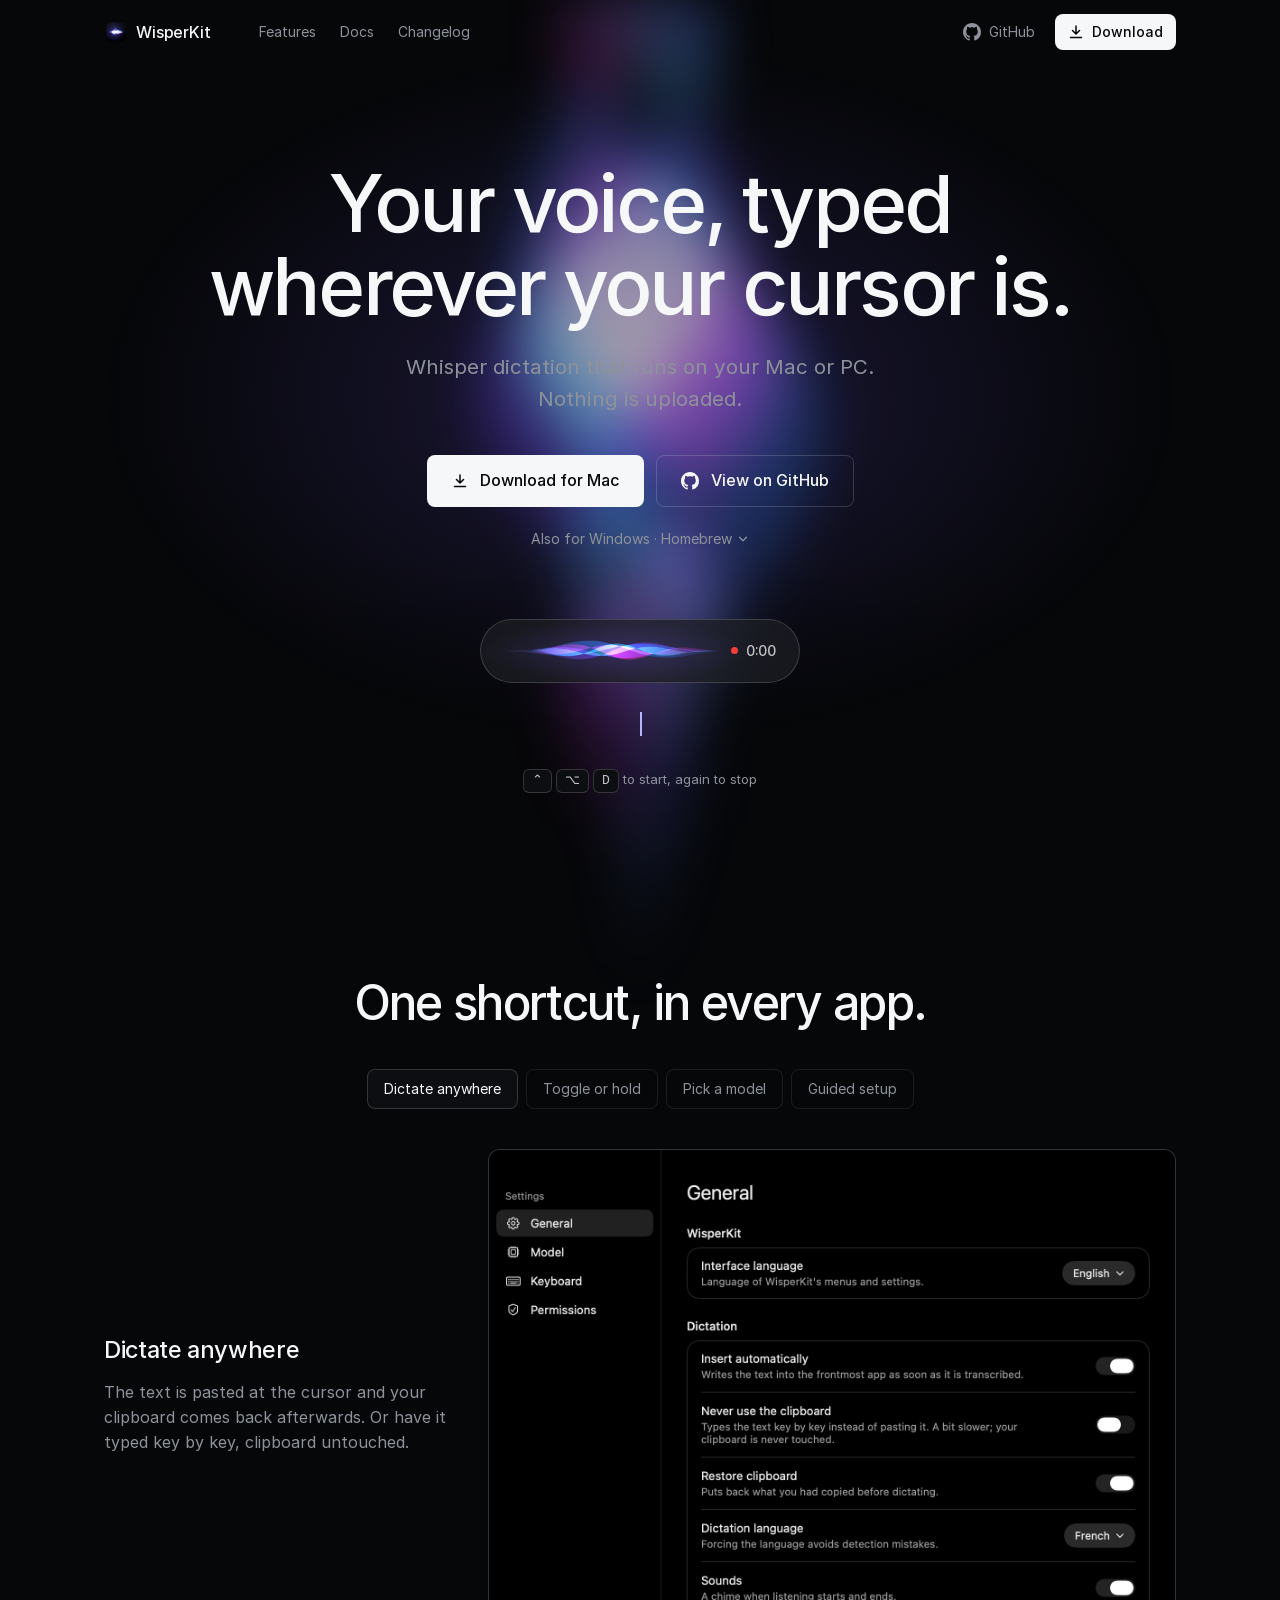
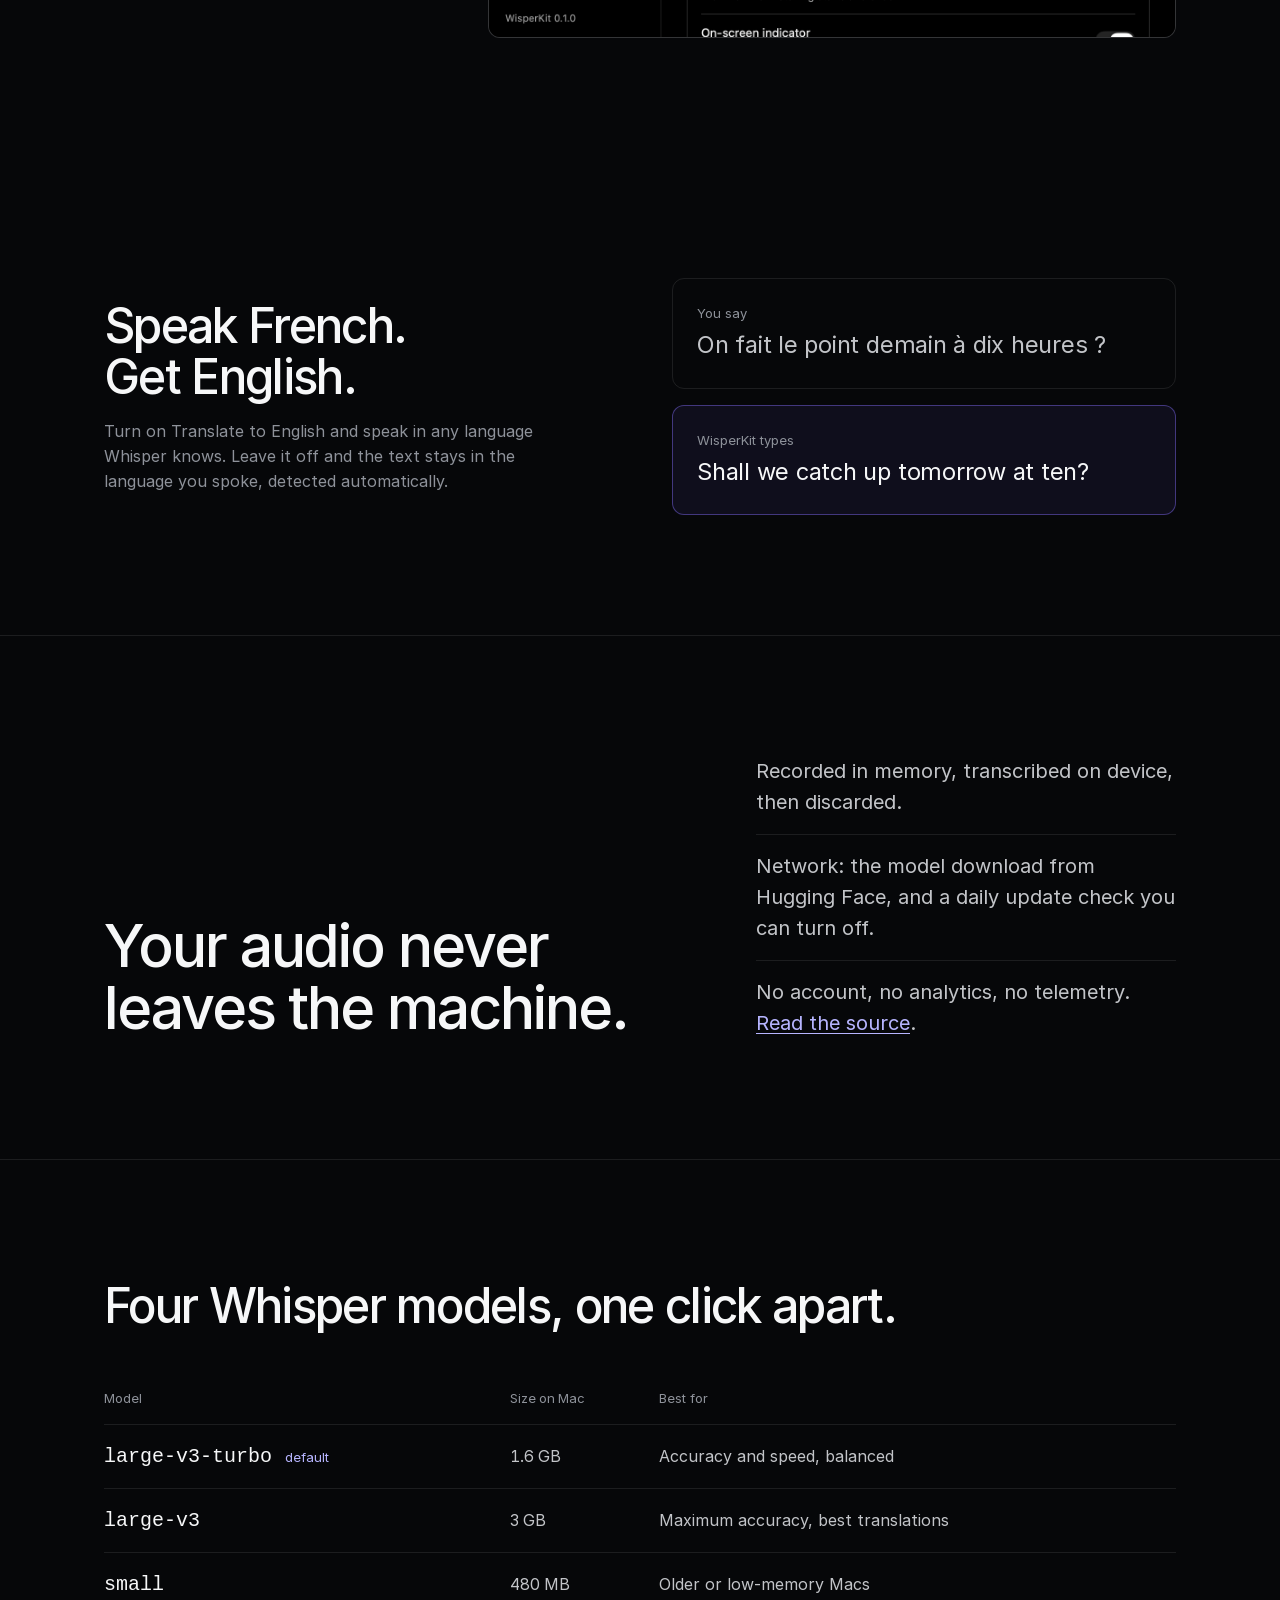
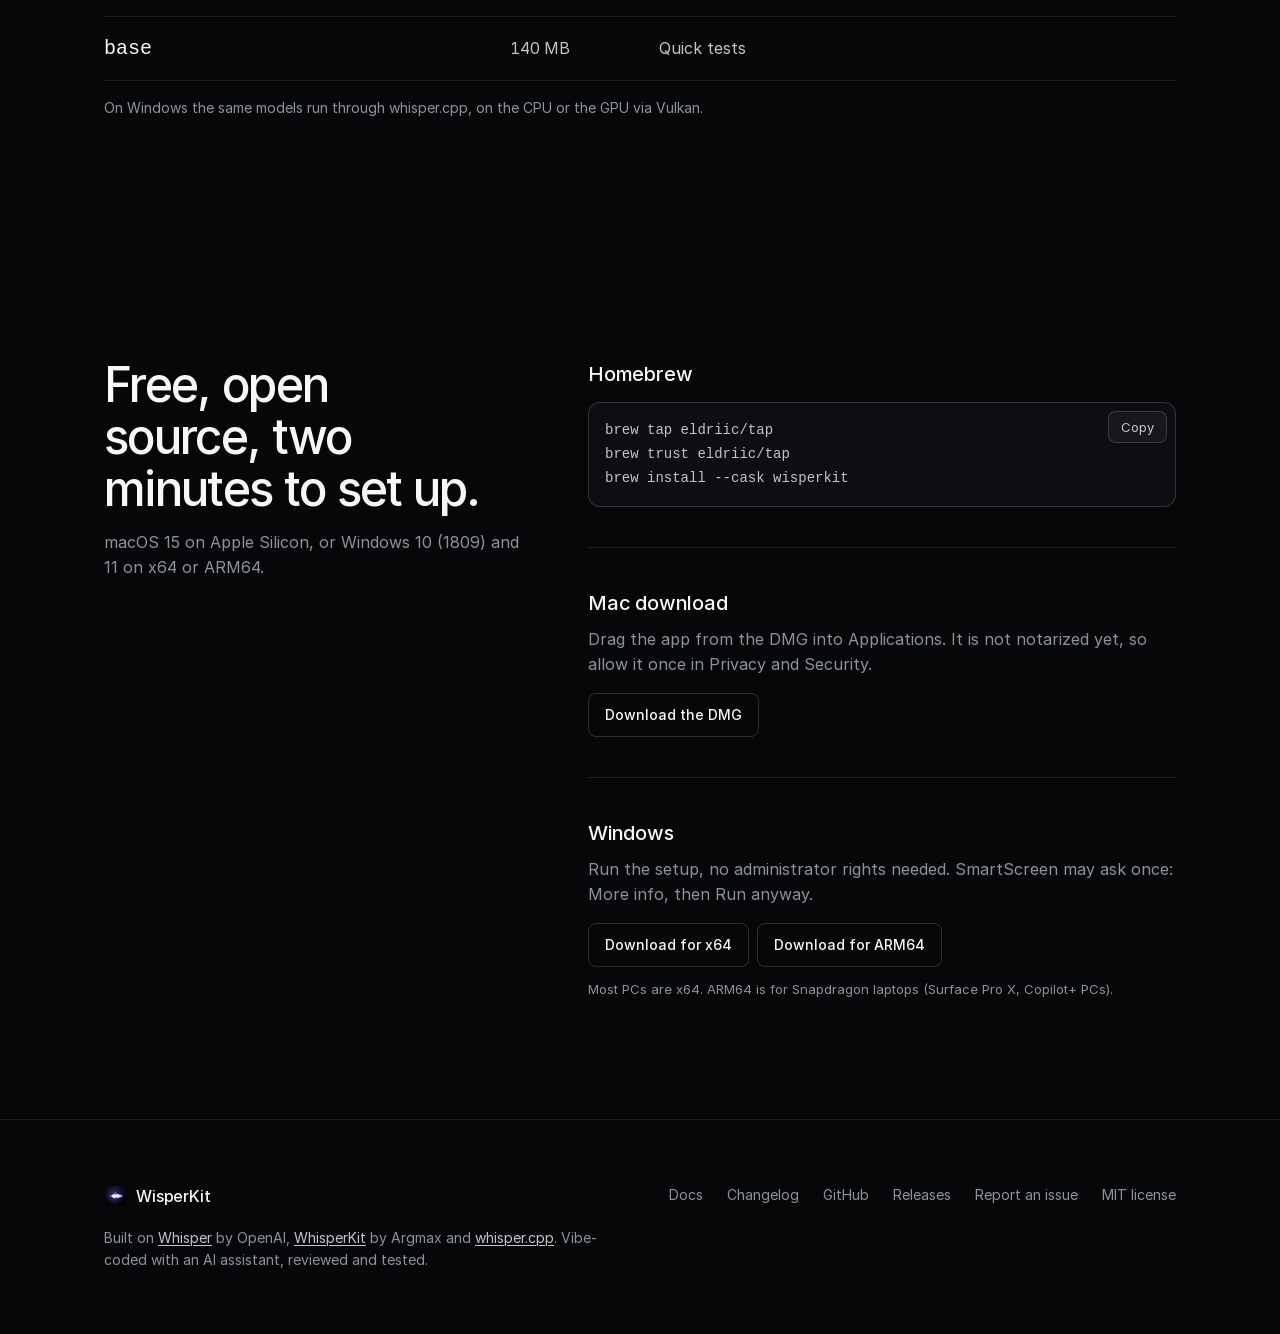
<file: site/index.html>
<!doctype html>
<html lang="en">
<head>
  <meta charset="utf-8">
  <meta name="viewport" content="width=device-width, initial-scale=1">
  <title>WisperKit: private, on-device dictation for macOS and Windows</title>
  <meta name="description" content="Press a shortcut, speak, and your words appear wherever your cursor is. Whisper runs on your machine: no account, no upload. Free and open source.">
  <meta name="theme-color" content="#08090a">
  <link rel="icon" type="image/png" href="assets/icon-256.png">
  <link rel="apple-touch-icon" href="assets/icon-256.png">
  <meta property="og:title" content="WisperKit">
  <meta property="og:description" content="Private, on-device dictation for macOS and Windows.">
  <meta property="og:image" content="assets/icon-1024.png">
  <link rel="preload" href="assets/fonts/inter-500.woff2" as="font" type="font/woff2" crossorigin>
  <link rel="stylesheet" href="styles.css">
  <script>document.documentElement.classList.add('js')</script>
</head>
<body>
  <a class="skip" href="#main">Skip to content</a>

  <div class="backdrop" aria-hidden="true"><div class="backdrop__glow"></div><canvas class="backdrop__waves"></canvas></div>

  <header class="nav">
    <div class="container nav__inner">
      <a class="wordmark" href="index.html" aria-label="WisperKit home">
        <img src="assets/icon-256.png" width="24" height="24" alt="">
        <span>WisperKit</span>
      </a>
      <nav class="nav__links" aria-label="Site">
        <a href="index.html#features">Features</a>
        <a href="docs.html">Docs</a>
        <a href="changelog.html">Changelog</a>
      </nav>
      <div class="nav__end">
        <a class="nav__gh" href="https://github.com/eldriic/WisperKit"><svg viewBox="0 0 16 16" width="18" height="18" aria-hidden="true"><path fill="currentColor" d="M8 0C3.58 0 0 3.58 0 8c0 3.54 2.29 6.53 5.47 7.59.4.07.55-.17.55-.38 0-.19-.01-.82-.01-1.49-2.01.37-2.53-.49-2.69-.94-.09-.23-.48-.94-.82-1.13-.28-.15-.68-.52-.01-.53.63-.01 1.08.58 1.23.82.72 1.21 1.87.87 2.33.66.07-.52.28-.87.51-1.07-1.78-.2-3.64-.89-3.64-3.95 0-.87.31-1.59.82-2.15-.08-.2-.36-1.02.08-2.12 0 0 .67-.21 2.2.82.64-.18 1.32-.27 2-.27.68 0 1.36.09 2 .27 1.53-1.04 2.2-.82 2.2-.82.44 1.1.16 1.92.08 2.12.51.56.82 1.27.82 2.15 0 3.07-1.87 3.75-3.65 3.95.29.25.54.73.54 1.48 0 1.07-.01 1.93-.01 2.2 0 .21.15.46.55.38A8.013 8.013 0 0016 8c0-4.42-3.58-8-8-8z"/></svg><span>GitHub</span></a>
        <a class="btn btn--primary btn--small" href="#install" data-download="nav"><svg viewBox="0 0 16 16" width="16" height="16" aria-hidden="true"><path fill="none" stroke="currentColor" stroke-width="1.5" stroke-linecap="round" stroke-linejoin="round" d="M8 2v8m0 0L4.5 6.5M8 10l3.5-3.5M2.5 13.5h11"/></svg>Download</a>
      </div>
    </div>
  </header>

  <main id="main">
    <section class="hero" id="top">
      <div class="container hero__inner">
        <h1 class="hero__title">Your voice, typed wherever your cursor&nbsp;is.</h1>
        <p class="hero__lead">Whisper dictation that runs on your Mac or PC. Nothing is uploaded.</p>
        <div class="hero__actions">
          <a class="btn btn--primary btn--large" href="https://github.com/eldriic/WisperKit/releases/latest/download/WisperKit.dmg" data-download="hero">
            <svg viewBox="0 0 16 16" width="16" height="16" aria-hidden="true"><path fill="none" stroke="currentColor" stroke-width="1.5" stroke-linecap="round" stroke-linejoin="round" d="M8 2v8m0 0L4.5 6.5M8 10l3.5-3.5M2.5 13.5h11"/></svg>
            <span data-download-label>Download for Mac</span>
          </a>
          <a class="btn btn--secondary btn--large" href="https://github.com/eldriic/WisperKit"><svg viewBox="0 0 16 16" width="18" height="18" aria-hidden="true"><path fill="currentColor" d="M8 0C3.58 0 0 3.58 0 8c0 3.54 2.29 6.53 5.47 7.59.4.07.55-.17.55-.38 0-.19-.01-.82-.01-1.49-2.01.37-2.53-.49-2.69-.94-.09-.23-.48-.94-.82-1.13-.28-.15-.68-.52-.01-.53.63-.01 1.08.58 1.23.82.72 1.21 1.87.87 2.33.66.07-.52.28-.87.51-1.07-1.78-.2-3.64-.89-3.64-3.95 0-.87.31-1.59.82-2.15-.08-.2-.36-1.02.08-2.12 0 0 .67-.21 2.2.82.64-.18 1.32-.27 2-.27.68 0 1.36.09 2 .27 1.53-1.04 2.2-.82 2.2-.82.44 1.1.16 1.92.08 2.12.51.56.82 1.27.82 2.15 0 3.07-1.87 3.75-3.65 3.95.29.25.54.73.54 1.48 0 1.07-.01 1.93-.01 2.2 0 .21.15.46.55.38A8.013 8.013 0 0016 8c0-4.42-3.58-8-8-8z"/></svg>View on GitHub</a>
        </div>
        <div class="also" data-also>
          <button class="also__toggle" type="button" aria-expanded="false" aria-controls="also-menu">
            <span data-also-label>Also for Windows · Homebrew</span>
            <svg viewBox="0 0 16 16" width="14" height="14" aria-hidden="true"><path fill="none" stroke="currentColor" stroke-width="1.5" stroke-linecap="round" stroke-linejoin="round" d="M4 6l4 4 4-4"/></svg>
          </button>
          <div class="also__menu" id="also-menu" hidden>
            <a class="also__item" href="https://github.com/eldriic/WisperKit/releases/latest/download/WisperKit.dmg" data-os="mac" data-short="Mac" hidden>
              <svg viewBox="0 0 24 24" width="22" height="22" aria-hidden="true"><path fill="none" stroke="currentColor" stroke-width="1.5" stroke-linecap="round" stroke-linejoin="round" d="M12 4v11m0 0l-4.5-4.5M12 15l4.5-4.5M4 15v3.5A1.5 1.5 0 005.5 20h13a1.5 1.5 0 001.5-1.5V15"/></svg>
              <span><strong>macOS</strong><small>Disk image (.dmg)</small></span>
            </a>
            <a class="also__item" href="https://github.com/eldriic/WisperKit/releases/latest/download/WisperKit-Setup-x64.exe" data-os="win-x64" data-short="Windows">
              <svg viewBox="0 0 24 24" width="22" height="22" aria-hidden="true"><path fill="none" stroke="currentColor" stroke-width="1.5" stroke-linecap="round" stroke-linejoin="round" d="M3.5 5.5A1.5 1.5 0 015 4h14a1.5 1.5 0 011.5 1.5v9A1.5 1.5 0 0119 16H5a1.5 1.5 0 01-1.5-1.5zM9 20h6m-3-4v4"/></svg>
              <span><strong>Windows x64</strong><small>Most PCs, Windows 10 and 11 (.exe)</small></span>
            </a>
            <a class="also__item" href="https://github.com/eldriic/WisperKit/releases/latest/download/WisperKit-Setup-arm64.exe" data-os="win-arm64" data-short="Windows ARM64">
              <svg viewBox="0 0 24 24" width="22" height="22" aria-hidden="true"><path fill="none" stroke="currentColor" stroke-width="1.5" stroke-linecap="round" stroke-linejoin="round" d="M7 7h10v10H7zM10 3v4m4-4v4m-4 10v4m4-4v4M3 10h4m-4 4h4m10-4h4m-4 4h4"/></svg>
              <span><strong>Windows ARM64</strong><small>Snapdragon PCs (.exe)</small></span>
            </a>
            <a class="also__item" href="#install" data-os="brew" data-short="Homebrew">
              <svg viewBox="0 0 24 24" width="22" height="22" aria-hidden="true"><path fill="none" stroke="currentColor" stroke-width="1.5" stroke-linecap="round" stroke-linejoin="round" d="M3.5 5.5A1.5 1.5 0 015 4h14a1.5 1.5 0 011.5 1.5v13A1.5 1.5 0 0119 20H5a1.5 1.5 0 01-1.5-1.5zM7.5 9.5L10 12l-2.5 2.5M12.5 15h4"/></svg>
              <span><strong>Homebrew</strong><small><code>brew install --cask wisperkit</code></small></span>
            </a>
          </div>
        </div>

        <figure class="demo" aria-label="The WisperKit recording indicator, listening and then typing the sentence">
          <div class="pill" data-state="listening">
            <canvas class="pill__waves" width="248" height="48" aria-hidden="true"></canvas>
            <span class="pill__status">
              <span class="pill__lamp" aria-hidden="true"></span>
              <span class="pill__time num">0:04</span>
            </span>
          </div>
          <p class="demo__line"><span class="demo__text">Can you review the pull request before lunch?</span><span class="demo__caret" aria-hidden="true"></span></p>
          <figcaption class="demo__keys"><kbd>⌃</kbd> <kbd>⌥</kbd> <kbd>D</kbd> to start, again to stop</figcaption>
        </figure>
      </div>
    </section>

    <section class="features" id="features" aria-labelledby="features-title">
      <div class="container">
        <h2 class="section-title" id="features-title">One shortcut, in every app.</h2>
        <div class="tabs" role="tablist" aria-label="Features">
          <button class="tab" role="tab" id="tab-dictate" aria-controls="panel-dictate" aria-selected="true">Dictate anywhere</button>
          <button class="tab" role="tab" id="tab-keyboard" aria-controls="panel-keyboard" aria-selected="false" tabindex="-1">Toggle or hold</button>
          <button class="tab" role="tab" id="tab-model" aria-controls="panel-model" aria-selected="false" tabindex="-1">Pick a model</button>
          <button class="tab" role="tab" id="tab-setup" aria-controls="panel-setup" aria-selected="false" tabindex="-1">Guided setup</button>
        </div>

        <div class="panel" role="tabpanel" id="panel-dictate" aria-labelledby="tab-dictate">
          <div class="panel__copy">
            <h3>Dictate anywhere</h3>
            <p>The text is pasted at the cursor and your clipboard comes back afterwards. Or have it typed key by key, clipboard untouched.</p>
          </div>
          <img class="shot" src="assets/settings-general.png" width="1520" height="1080" alt="WisperKit general settings: insert automatically, never use the clipboard, restore clipboard, dictation language, sounds" loading="lazy">
        </div>
        <div class="panel" role="tabpanel" id="panel-keyboard" aria-labelledby="tab-keyboard">
          <div class="panel__copy">
            <h3>Toggle or hold</h3>
            <p>Press once to start and once to stop, or hold the shortcut while you speak. Esc cancels.</p>
          </div>
          <img class="shot" src="assets/settings-keyboard.png" width="1520" height="1080" alt="WisperKit keyboard settings: shortcut recorder and toggle or hold mode" loading="lazy">
        </div>
        <div class="panel" role="tabpanel" id="panel-model" aria-labelledby="tab-model">
          <div class="panel__copy">
            <h3>Pick a model</h3>
            <p>large-v3-turbo stays warm in memory and turns a few seconds of speech into text in about one to three seconds.</p>
          </div>
          <img class="shot" src="assets/settings-model.png" width="1520" height="1080" alt="WisperKit model settings: large-v3-turbo active, large-v3, small and base available to download" loading="lazy">
        </div>
        <div class="panel" role="tabpanel" id="panel-setup" aria-labelledby="tab-setup">
          <div class="panel__copy">
            <h3>Guided setup</h3>
            <p>A welcome window asks for the microphone, the Accessibility permission and downloads the model once.</p>
          </div>
          <img class="shot" src="assets/settings-permissions.png" width="1520" height="1080" alt="WisperKit permissions: microphone and accessibility status" loading="lazy">
        </div>
      </div>
    </section>

    <section class="translate" aria-labelledby="translate-title">
      <div class="container translate__inner">
        <div class="translate__copy">
          <h2 class="section-title" id="translate-title">Speak French. Get English.</h2>
          <p>Turn on Translate to English and speak in any language Whisper knows. Leave it off and the text stays in the language you spoke, detected automatically.</p>
        </div>
        <div class="translate__pair">
          <p class="said"><span class="said__label">You say</span>On fait le point demain à dix heures&nbsp;?</p>
          <p class="said said--out"><span class="said__label">WisperKit types</span>Shall we catch up tomorrow at ten?</p>
        </div>
      </div>
    </section>

    <section class="privacy" id="privacy" aria-labelledby="privacy-title">
      <div class="container privacy__inner">
        <h2 class="privacy__title" id="privacy-title">Your audio never leaves the machine.</h2>
        <ul class="privacy__list">
          <li>Recorded in memory, transcribed on device, then discarded.</li>
          <li>Network: the model download from Hugging Face, and a daily update check you can turn off.</li>
          <li>No account, no analytics, no telemetry. <a href="https://github.com/eldriic/WisperKit">Read the source</a>.</li>
        </ul>
      </div>
    </section>

    <section class="models" id="models" aria-labelledby="models-title">
      <div class="container">
        <h2 class="section-title" id="models-title">Four Whisper models, one click apart.</h2>
        <table class="model-table">
          <thead><tr><th scope="col">Model</th><th scope="col" class="num">Size on Mac</th><th scope="col">Best for</th></tr></thead>
          <tbody>
            <tr><th scope="row"><code>large-v3-turbo</code> <span class="tag">default</span></th><td class="num">1.6 GB</td><td>Accuracy and speed, balanced</td></tr>
            <tr><th scope="row"><code>large-v3</code></th><td class="num">3 GB</td><td>Maximum accuracy, best translations</td></tr>
            <tr><th scope="row"><code>small</code></th><td class="num">480 MB</td><td>Older or low-memory Macs</td></tr>
            <tr><th scope="row"><code>base</code></th><td class="num">140 MB</td><td>Quick tests</td></tr>
          </tbody>
        </table>
        <p class="note">On Windows the same models run through whisper.cpp, on the CPU or the GPU via Vulkan.</p>
      </div>
    </section>

    <section class="install" id="install" aria-labelledby="install-title">
      <div class="container install__inner">
        <div class="install__copy">
          <h2 class="section-title" id="install-title">Free, open source, two minutes to set up.</h2>
          <p>macOS 15 on Apple Silicon, or Windows 10 (1809) and 11 on x64 or ARM64.</p>
        </div>
        <div class="install__ways">
          <div class="way">
            <h3>Homebrew</h3>
            <div class="cmd">
              <pre><code>brew tap eldriic/tap
brew trust eldriic/tap
brew install --cask wisperkit</code></pre>
              <button class="copy" type="button" data-copy="brew tap eldriic/tap && brew trust eldriic/tap && brew install --cask wisperkit">Copy</button>
            </div>
          </div>
          <div class="way">
            <h3>Mac download</h3>
            <p>Drag the app from the DMG into Applications. It is not notarized yet, so allow it once in Privacy and Security.</p>
            <a class="btn btn--secondary" href="https://github.com/eldriic/WisperKit/releases/latest/download/WisperKit.dmg">Download the DMG</a>
          </div>
          <div class="way" id="install-windows">
            <h3>Windows</h3>
            <p>Run the setup, no administrator rights needed. SmartScreen may ask once: More info, then Run anyway.</p>
            <div class="way__btns">
              <a class="btn btn--secondary" href="https://github.com/eldriic/WisperKit/releases/latest/download/WisperKit-Setup-x64.exe" data-arch="x64">Download for x64</a>
              <a class="btn btn--secondary" href="https://github.com/eldriic/WisperKit/releases/latest/download/WisperKit-Setup-arm64.exe" data-arch="arm64">Download for ARM64</a>
            </div>
            <p class="way__hint">Most PCs are x64. ARM64 is for Snapdragon laptops (Surface Pro X, Copilot+ PCs).</p>
          </div>
        </div>
      </div>
    </section>
  </main>

  <footer class="footer">
    <div class="container footer__inner">
      <div class="footer__brand">
        <a class="wordmark" href="index.html"><img src="assets/icon-256.png" width="24" height="24" alt=""><span>WisperKit</span></a>
        <p>Built on <a href="https://github.com/openai/whisper">Whisper</a> by OpenAI, <a href="https://github.com/argmaxinc/WhisperKit">WhisperKit</a> by Argmax and <a href="https://github.com/ggerganov/whisper.cpp">whisper.cpp</a>. Vibe-coded with an AI assistant, reviewed and tested.</p>
      </div>
      <nav class="footer__links" aria-label="Project">
        <a href="docs.html">Docs</a>
        <a href="changelog.html">Changelog</a>
        <a href="https://github.com/eldriic/WisperKit">GitHub</a>
        <a href="https://github.com/eldriic/WisperKit/releases">Releases</a>
        <a href="https://github.com/eldriic/WisperKit/issues">Report an issue</a>
        <a href="https://github.com/eldriic/WisperKit/blob/main/LICENSE">MIT license</a>
      </nav>
    </div>
  </footer>

  <script src="main.js" defer></script>
</body>
</html>
</file>
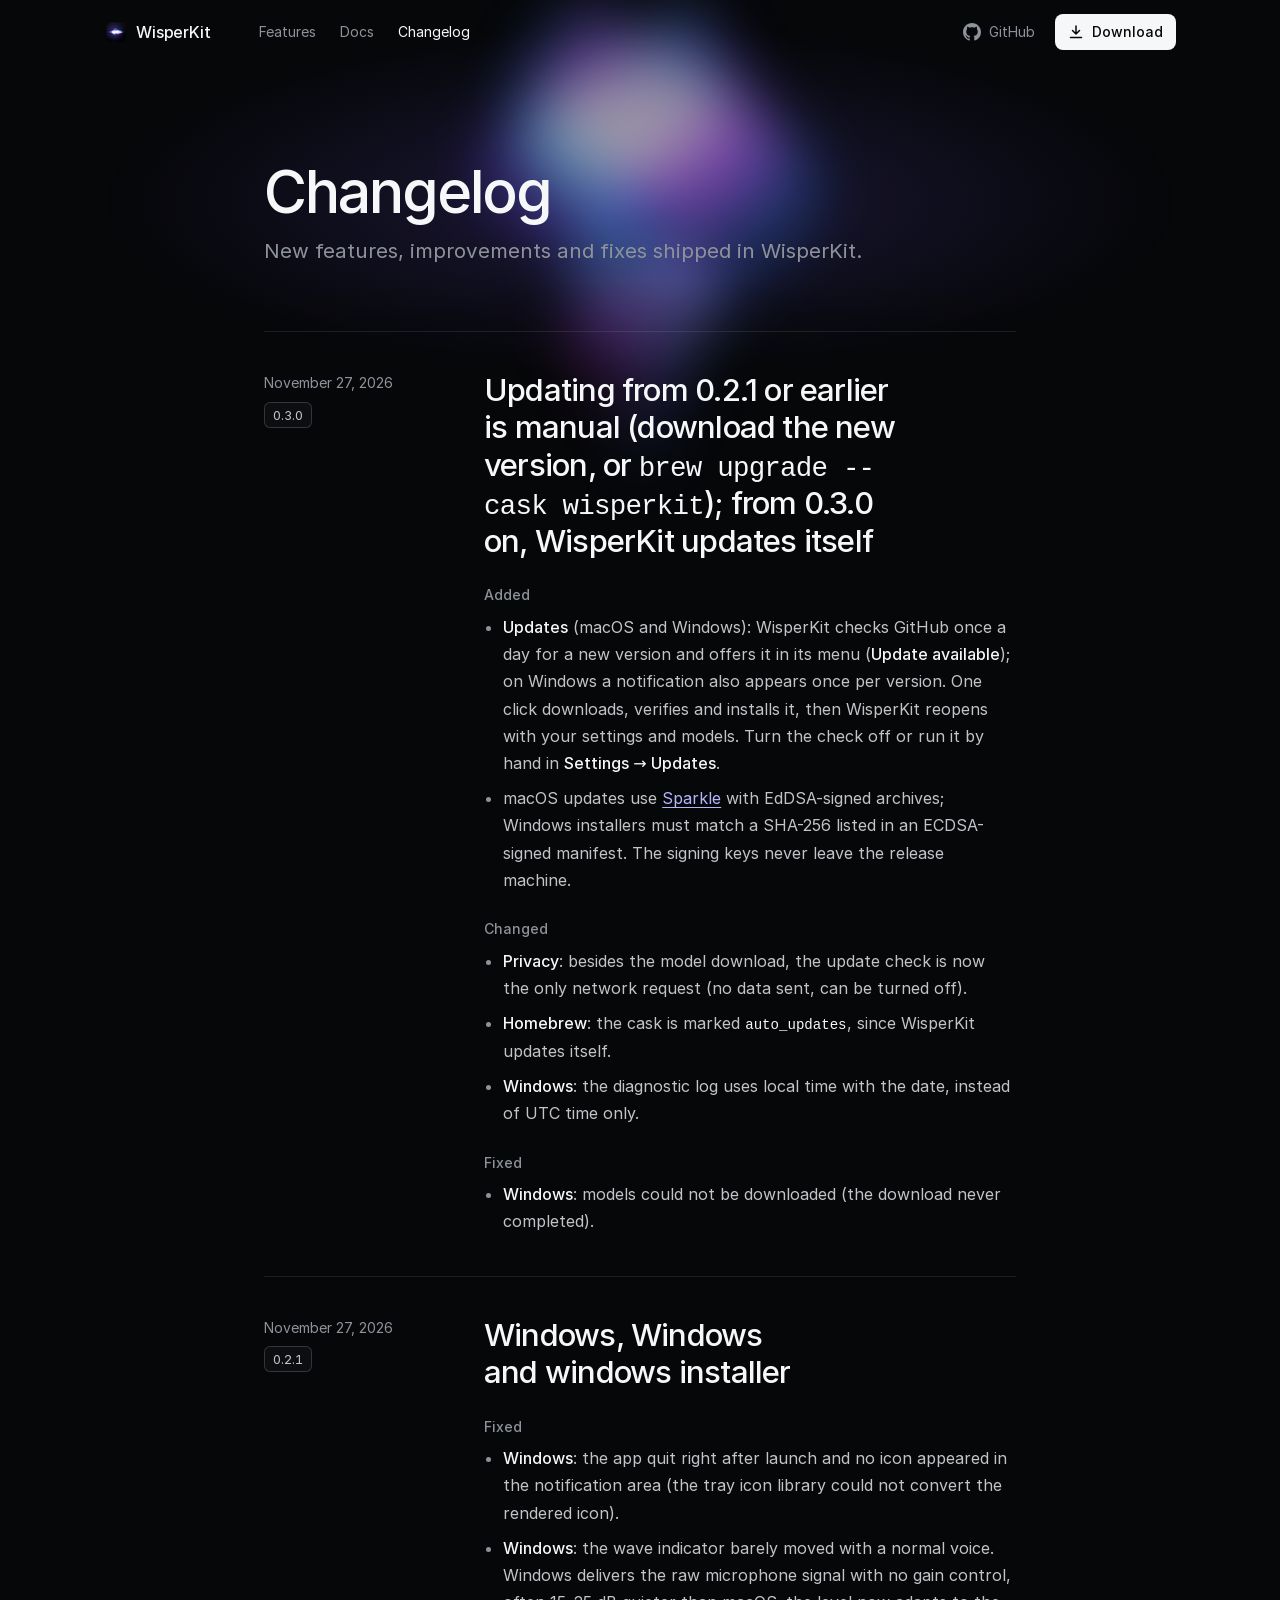
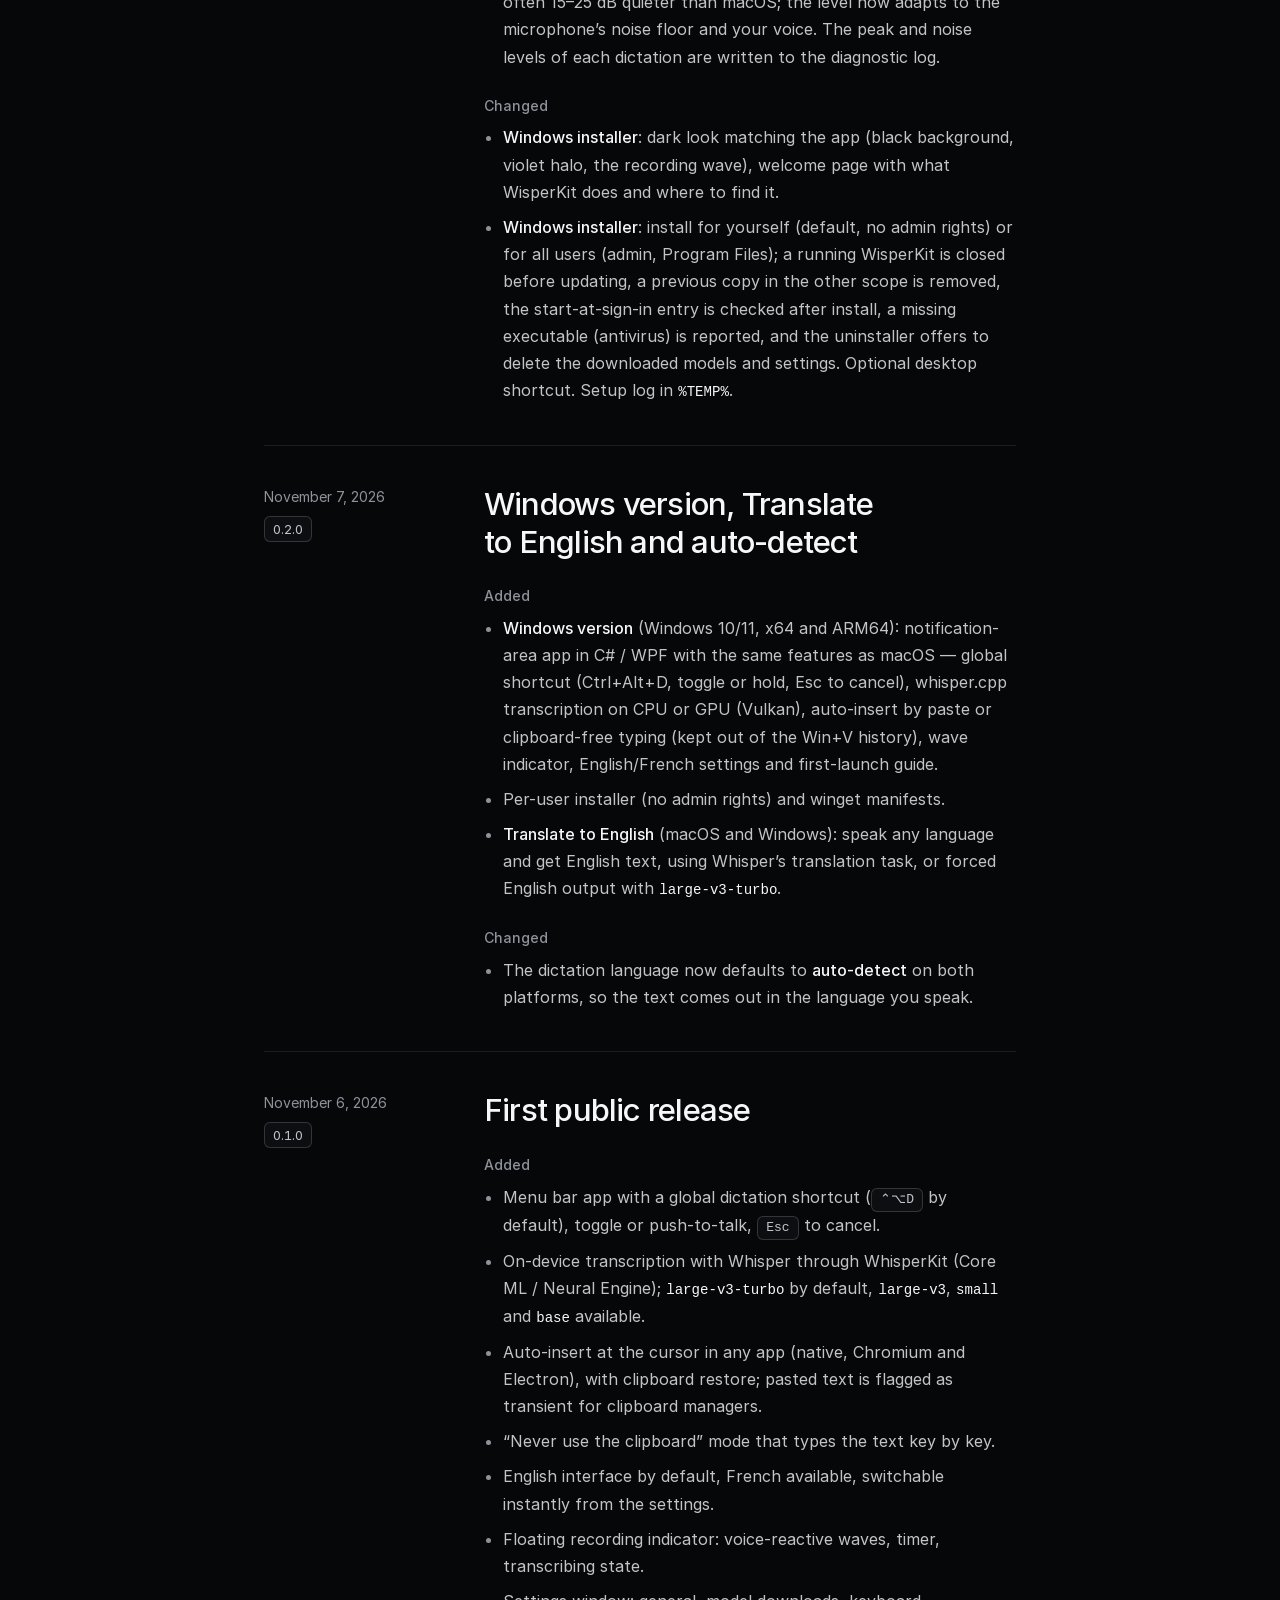
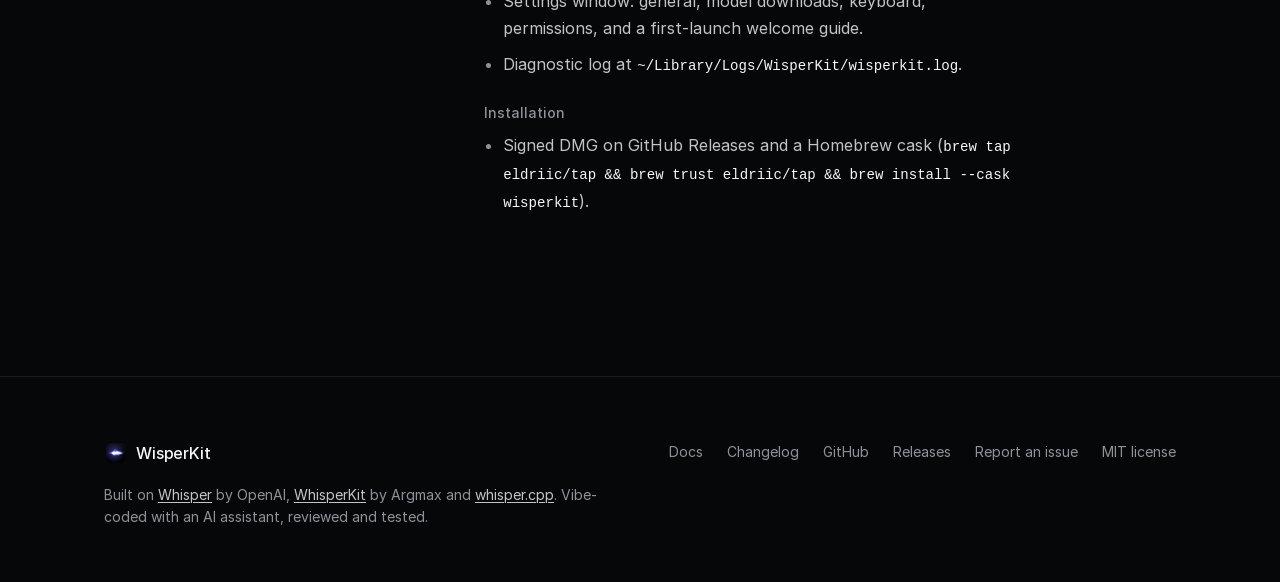
<file: site/changelog.html>
<!doctype html>
<html lang="en">
<head>
  <meta charset="utf-8">
  <meta name="viewport" content="width=device-width, initial-scale=1">
  <title>Changelog: WisperKit</title>
  <meta name="description" content="New features, improvements and fixes shipped in WisperKit.">
  <meta name="theme-color" content="#08090a">
  <link rel="icon" type="image/png" href="assets/icon-256.png">
  <link rel="preload" href="assets/fonts/inter-500.woff2" as="font" type="font/woff2" crossorigin>
  <link rel="stylesheet" href="styles.css">
  <script>document.documentElement.classList.add('js')</script>
</head>
<body class="page-changelog">
  <a class="skip" href="#main">Skip to content</a>
  <div class="backdrop backdrop--short" aria-hidden="true"><div class="backdrop__glow"></div><canvas class="backdrop__waves"></canvas></div>

  <header class="nav">
    <div class="container nav__inner">
      <a class="wordmark" href="index.html" aria-label="WisperKit home">
        <img src="assets/icon-256.png" width="24" height="24" alt="">
        <span>WisperKit</span>
      </a>
      <nav class="nav__links" aria-label="Site">
        <a href="index.html#features">Features</a>
        <a href="docs.html">Docs</a>
        <a href="changelog.html" aria-current="page">Changelog</a>
      </nav>
      <div class="nav__end">
        <a class="nav__gh" href="https://github.com/eldriic/WisperKit"><svg viewBox="0 0 16 16" width="18" height="18" aria-hidden="true"><path fill="currentColor" d="M8 0C3.58 0 0 3.58 0 8c0 3.54 2.29 6.53 5.47 7.59.4.07.55-.17.55-.38 0-.19-.01-.82-.01-1.49-2.01.37-2.53-.49-2.69-.94-.09-.23-.48-.94-.82-1.13-.28-.15-.68-.52-.01-.53.63-.01 1.08.58 1.23.82.72 1.21 1.87.87 2.33.66.07-.52.28-.87.51-1.07-1.78-.2-3.64-.89-3.64-3.95 0-.87.31-1.59.82-2.15-.08-.2-.36-1.02.08-2.12 0 0 .67-.21 2.2.82.64-.18 1.32-.27 2-.27.68 0 1.36.09 2 .27 1.53-1.04 2.2-.82 2.2-.82.44 1.1.16 1.92.08 2.12.51.56.82 1.27.82 2.15 0 3.07-1.87 3.75-3.65 3.95.29.25.54.73.54 1.48 0 1.07-.01 1.93-.01 2.2 0 .21.15.46.55.38A8.013 8.013 0 0016 8c0-4.42-3.58-8-8-8z"/></svg><span>GitHub</span></a>
        <a class="btn btn--primary btn--small" href="https://github.com/eldriic/WisperKit/releases/latest"><svg viewBox="0 0 16 16" width="16" height="16" aria-hidden="true"><path fill="none" stroke="currentColor" stroke-width="1.5" stroke-linecap="round" stroke-linejoin="round" d="M8 2v8m0 0L4.5 6.5M8 10l3.5-3.5M2.5 13.5h11"/></svg>Download</a>
      </div>
    </div>
  </header>

  <main id="main" class="container changelog">
    <header class="changelog__head">
      <h1>Changelog</h1>
      <p>New features, improvements and fixes shipped in WisperKit.</p>
    </header>
    <div class="releases">
<!-- changelog:start -->
      <article class="release" id="v0.3.0">
        <div class="release__meta"><time datetime="2026-11-27">November 27, 2026</time><a class="release__tag" href="https://github.com/eldriic/WisperKit/releases/tag/v0.3.0">0.3.0</a></div>
        <div class="release__body">
          <h2>Updating from 0.2.1 or earlier is manual (download the new version, or <code>brew upgrade --cask wisperkit</code>); from 0.3.0 on, WisperKit updates itself</h2>
          <h3>Added</h3>
          <ul>
            <li><strong>Updates</strong> (macOS and Windows): WisperKit checks GitHub once a day for a new version and offers it in its menu (<strong>Update available</strong>); on Windows a notification also appears once per version. One click downloads, verifies and installs it, then WisperKit reopens with your settings and models. Turn the check off or run it by hand in <strong>Settings → Updates</strong>.</li>
            <li>macOS updates use <a href="https://sparkle-project.org">Sparkle</a> with EdDSA-signed archives; Windows installers must match a SHA-256 listed in an ECDSA-signed manifest. The signing keys never leave the release machine.</li>
          </ul>
          <h3>Changed</h3>
          <ul>
            <li><strong>Privacy</strong>: besides the model download, the update check is now the only network request (no data sent, can be turned off).</li>
            <li><strong>Homebrew</strong>: the cask is marked <code>auto_updates</code>, since WisperKit updates itself.</li>
            <li><strong>Windows</strong>: the diagnostic log uses local time with the date, instead of UTC time only.</li>
          </ul>
          <h3>Fixed</h3>
          <ul>
            <li><strong>Windows</strong>: models could not be downloaded (the download never completed).</li>
          </ul>
        </div>
      </article>
      <article class="release" id="v0.2.1">
        <div class="release__meta"><time datetime="2026-11-27">November 27, 2026</time><a class="release__tag" href="https://github.com/eldriic/WisperKit/releases/tag/v0.2.1">0.2.1</a></div>
        <div class="release__body">
          <h2>Windows, Windows and windows installer</h2>
          <h3>Fixed</h3>
          <ul>
            <li><strong>Windows</strong>: the app quit right after launch and no icon appeared in the notification area (the tray icon library could not convert the rendered icon).</li>
            <li><strong>Windows</strong>: the wave indicator barely moved with a normal voice. Windows delivers the raw microphone signal with no gain control, often 15–25 dB quieter than macOS; the level now adapts to the microphone’s noise floor and your voice. The peak and noise levels of each dictation are written to the diagnostic log.</li>
          </ul>
          <h3>Changed</h3>
          <ul>
            <li><strong>Windows installer</strong>: dark look matching the app (black background, violet halo, the recording wave), welcome page with what WisperKit does and where to find it.</li>
            <li><strong>Windows installer</strong>: install for yourself (default, no admin rights) or for all users (admin, Program Files); a running WisperKit is closed before updating, a previous copy in the other scope is removed, the start-at-sign-in entry is checked after install, a missing executable (antivirus) is reported, and the uninstaller offers to delete the downloaded models and settings. Optional desktop shortcut. Setup log in <code>%TEMP%</code>.</li>
          </ul>
        </div>
      </article>
      <article class="release" id="v0.2.0">
        <div class="release__meta"><time datetime="2026-11-07">November 7, 2026</time><a class="release__tag" href="https://github.com/eldriic/WisperKit/releases/tag/v0.2.0">0.2.0</a></div>
        <div class="release__body">
          <h2>Windows version, Translate to English and auto-detect</h2>
          <h3>Added</h3>
          <ul>
            <li><strong>Windows version</strong> (Windows 10/11, x64 and ARM64): notification-area app in C# / WPF with the same features as macOS — global shortcut (Ctrl+Alt+D, toggle or hold, Esc to cancel), whisper.cpp transcription on CPU or GPU (Vulkan), auto-insert by paste or clipboard-free typing (kept out of the Win+V history), wave indicator, English/French settings and first-launch guide.</li>
            <li>Per-user installer (no admin rights) and winget manifests.</li>
            <li><strong>Translate to English</strong> (macOS and Windows): speak any language and get English text, using Whisper’s translation task, or forced English output with <code>large-v3-turbo</code>.</li>
          </ul>
          <h3>Changed</h3>
          <ul>
            <li>The dictation language now defaults to <strong>auto-detect</strong> on both platforms, so the text comes out in the language you speak.</li>
          </ul>
        </div>
      </article>
      <article class="release" id="v0.1.0">
        <div class="release__meta"><time datetime="2026-11-06">November 6, 2026</time><a class="release__tag" href="https://github.com/eldriic/WisperKit/releases/tag/v0.1.0">0.1.0</a></div>
        <div class="release__body">
          <h2>First public release</h2>
          <h3>Added</h3>
          <ul>
            <li>Menu bar app with a global dictation shortcut (<kbd>⌃⌥D</kbd> by default), toggle or push-to-talk, <kbd>Esc</kbd> to cancel.</li>
            <li>On-device transcription with Whisper through WhisperKit (Core ML / Neural Engine); <code>large-v3-turbo</code> by default, <code>large-v3</code>, <code>small</code> and <code>base</code> available.</li>
            <li>Auto-insert at the cursor in any app (native, Chromium and Electron), with clipboard restore; pasted text is flagged as transient for clipboard managers.</li>
            <li>“Never use the clipboard” mode that types the text key by key.</li>
            <li>English interface by default, French available, switchable instantly from the settings.</li>
            <li>Floating recording indicator: voice-reactive waves, timer, transcribing state.</li>
            <li>Settings window: general, model downloads, keyboard, permissions, and a first-launch welcome guide.</li>
            <li>Diagnostic log at <code>~/Library/Logs/WisperKit/wisperkit.log</code>.</li>
          </ul>
          <h3>Installation</h3>
          <ul>
            <li>Signed DMG on GitHub Releases and a Homebrew cask (<code>brew tap eldriic/tap &amp;&amp; brew trust eldriic/tap &amp;&amp; brew install --cask wisperkit</code>).</li>
          </ul>
        </div>
      </article>
<!-- changelog:end -->
    </div>
  </main>

  <footer class="footer">
    <div class="container footer__inner">
      <div class="footer__brand">
        <a class="wordmark" href="index.html"><img src="assets/icon-256.png" width="24" height="24" alt=""><span>WisperKit</span></a>
        <p>Built on <a href="https://github.com/openai/whisper">Whisper</a> by OpenAI, <a href="https://github.com/argmaxinc/WhisperKit">WhisperKit</a> by Argmax and <a href="https://github.com/ggerganov/whisper.cpp">whisper.cpp</a>. Vibe-coded with an AI assistant, reviewed and tested.</p>
      </div>
      <nav class="footer__links" aria-label="Project">
        <a href="docs.html">Docs</a>
        <a href="changelog.html">Changelog</a>
        <a href="https://github.com/eldriic/WisperKit">GitHub</a>
        <a href="https://github.com/eldriic/WisperKit/releases">Releases</a>
        <a href="https://github.com/eldriic/WisperKit/issues">Report an issue</a>
        <a href="https://github.com/eldriic/WisperKit/blob/main/LICENSE">MIT license</a>
      </nav>
    </div>
  </footer>

  <script src="main.js" defer></script>
</body>
</html>
</file>
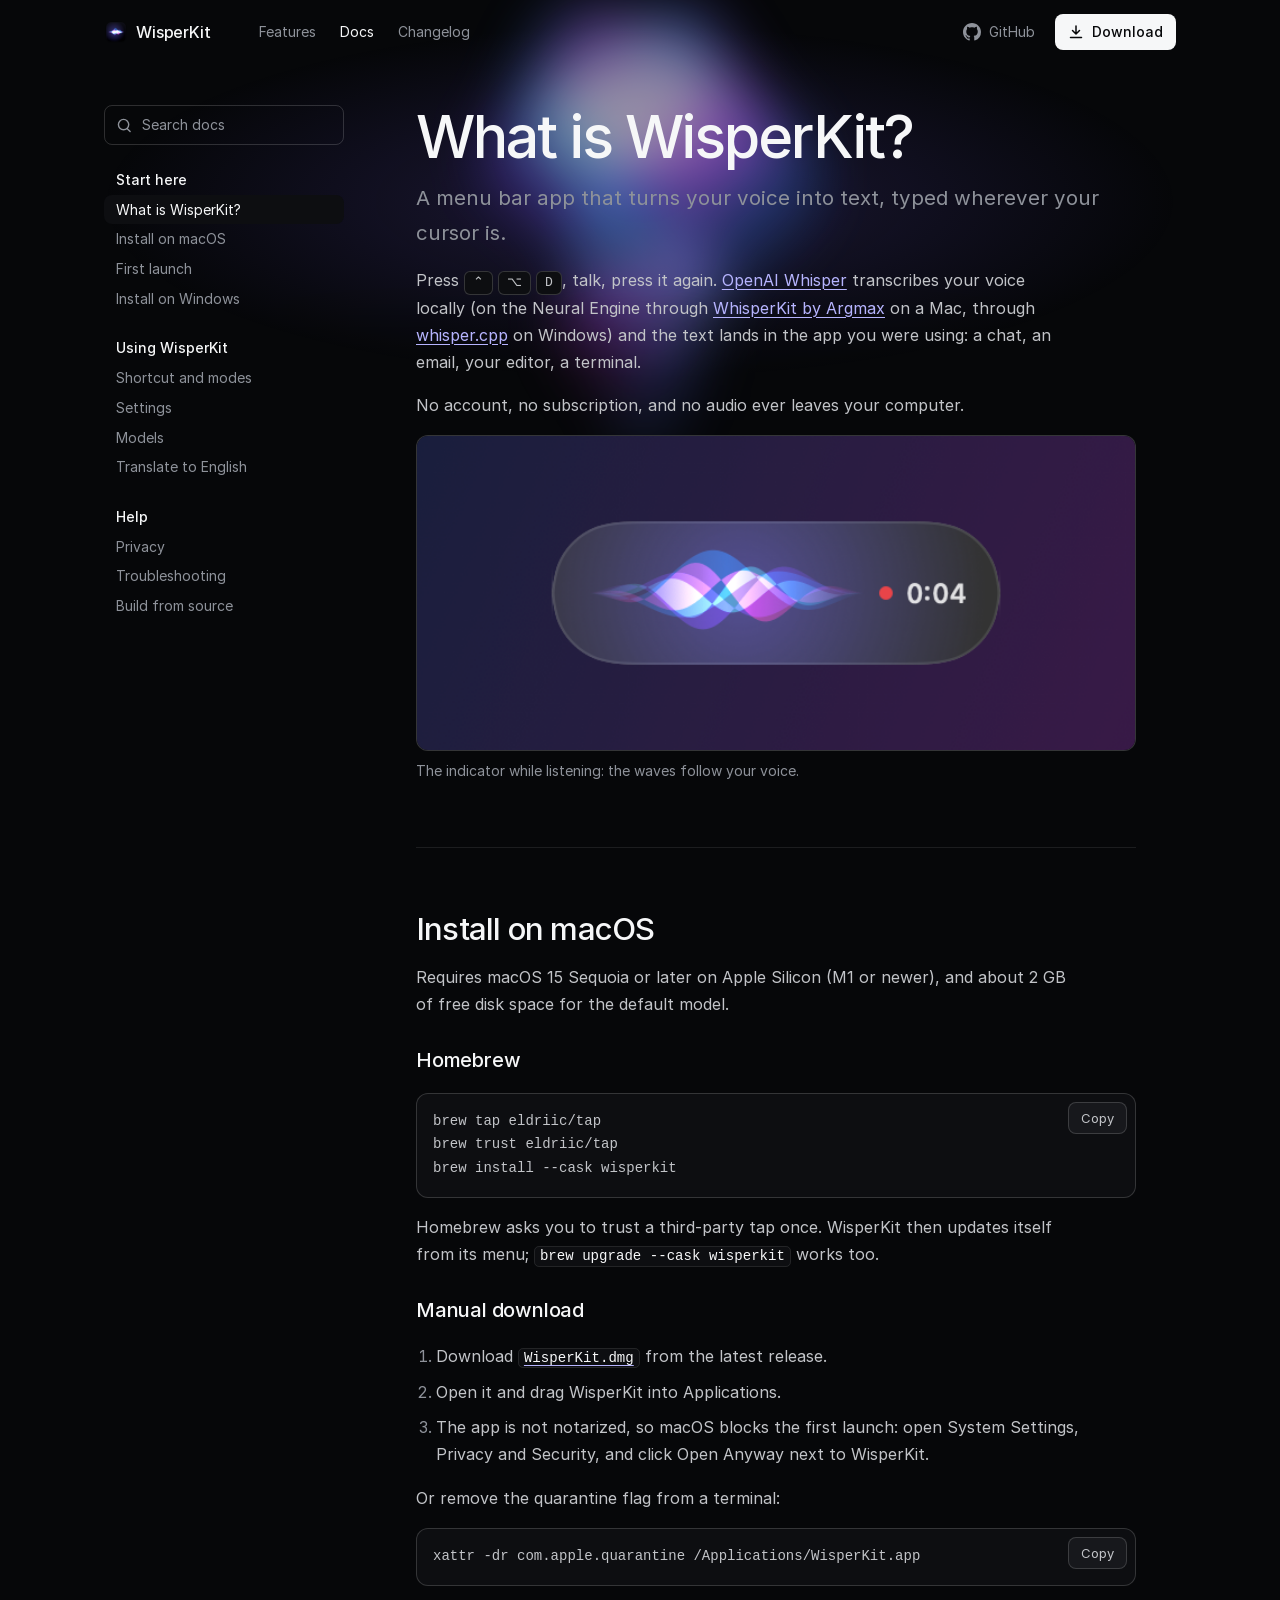
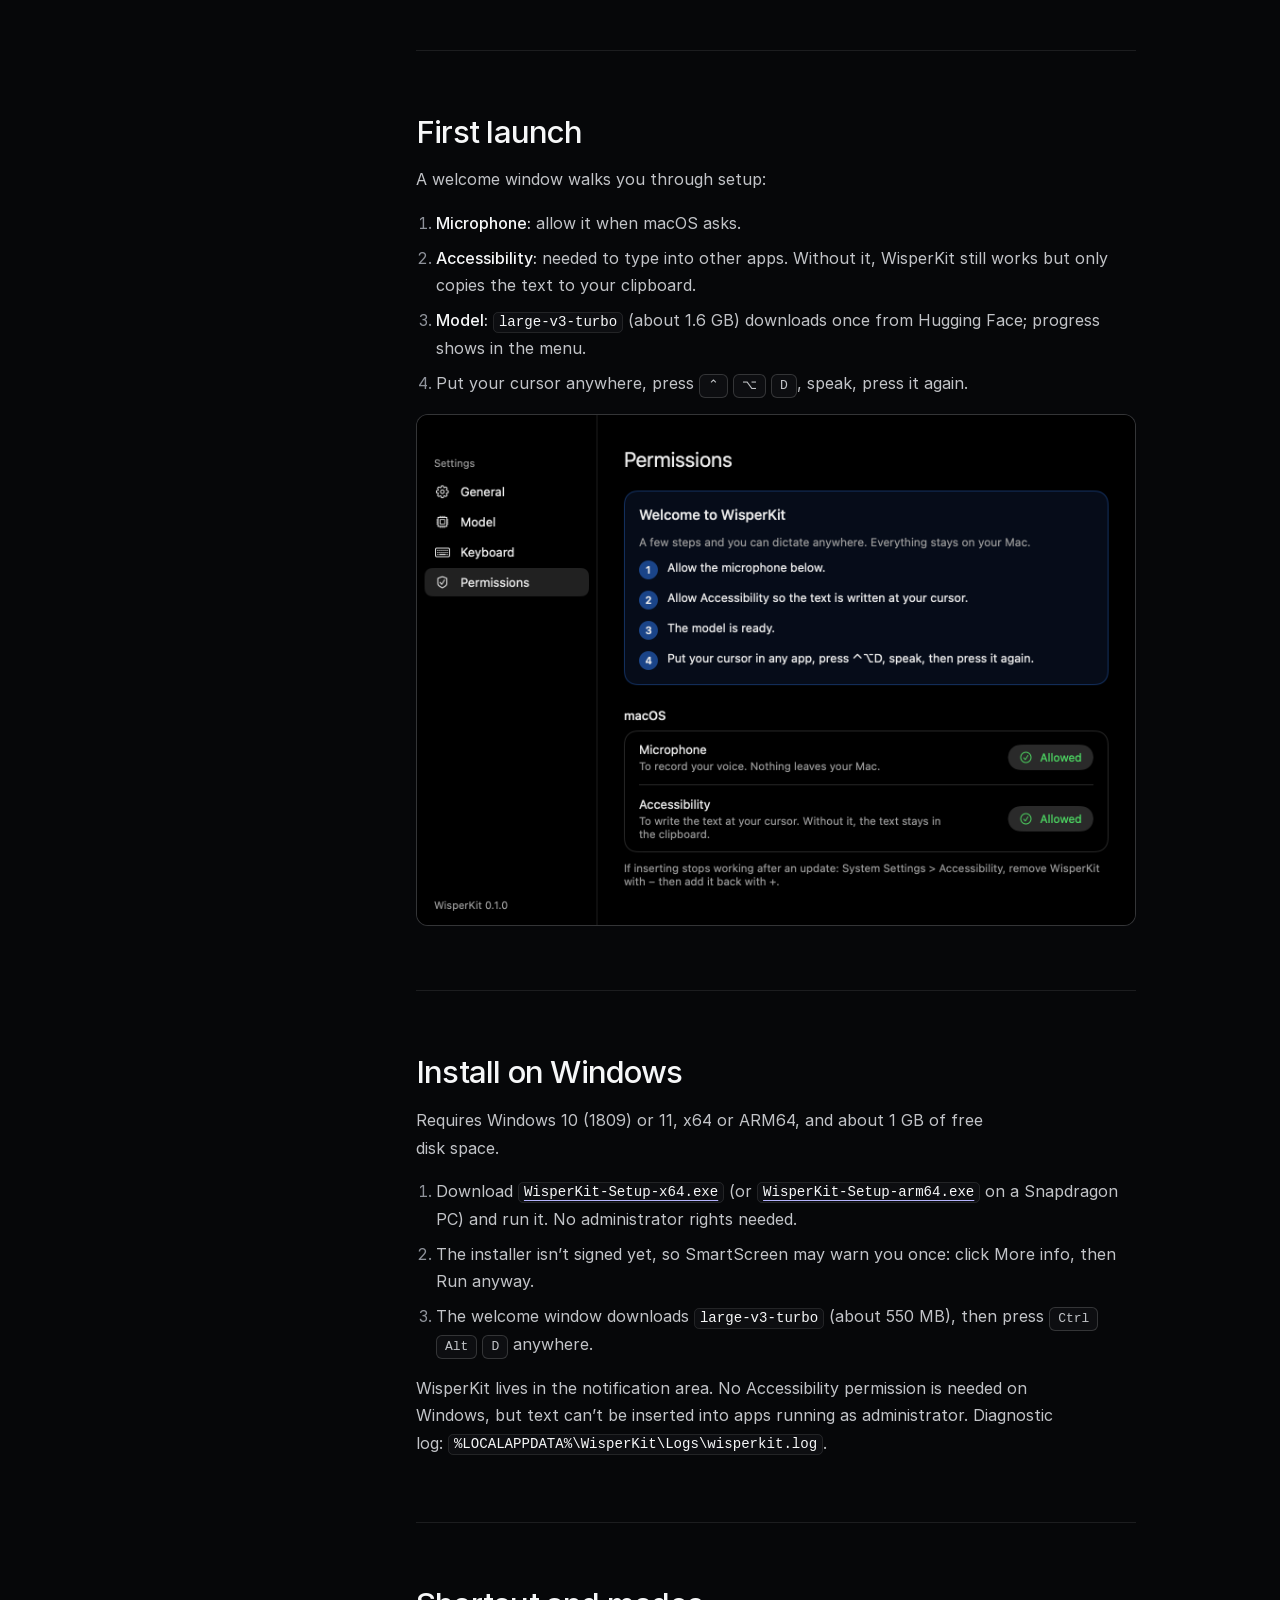
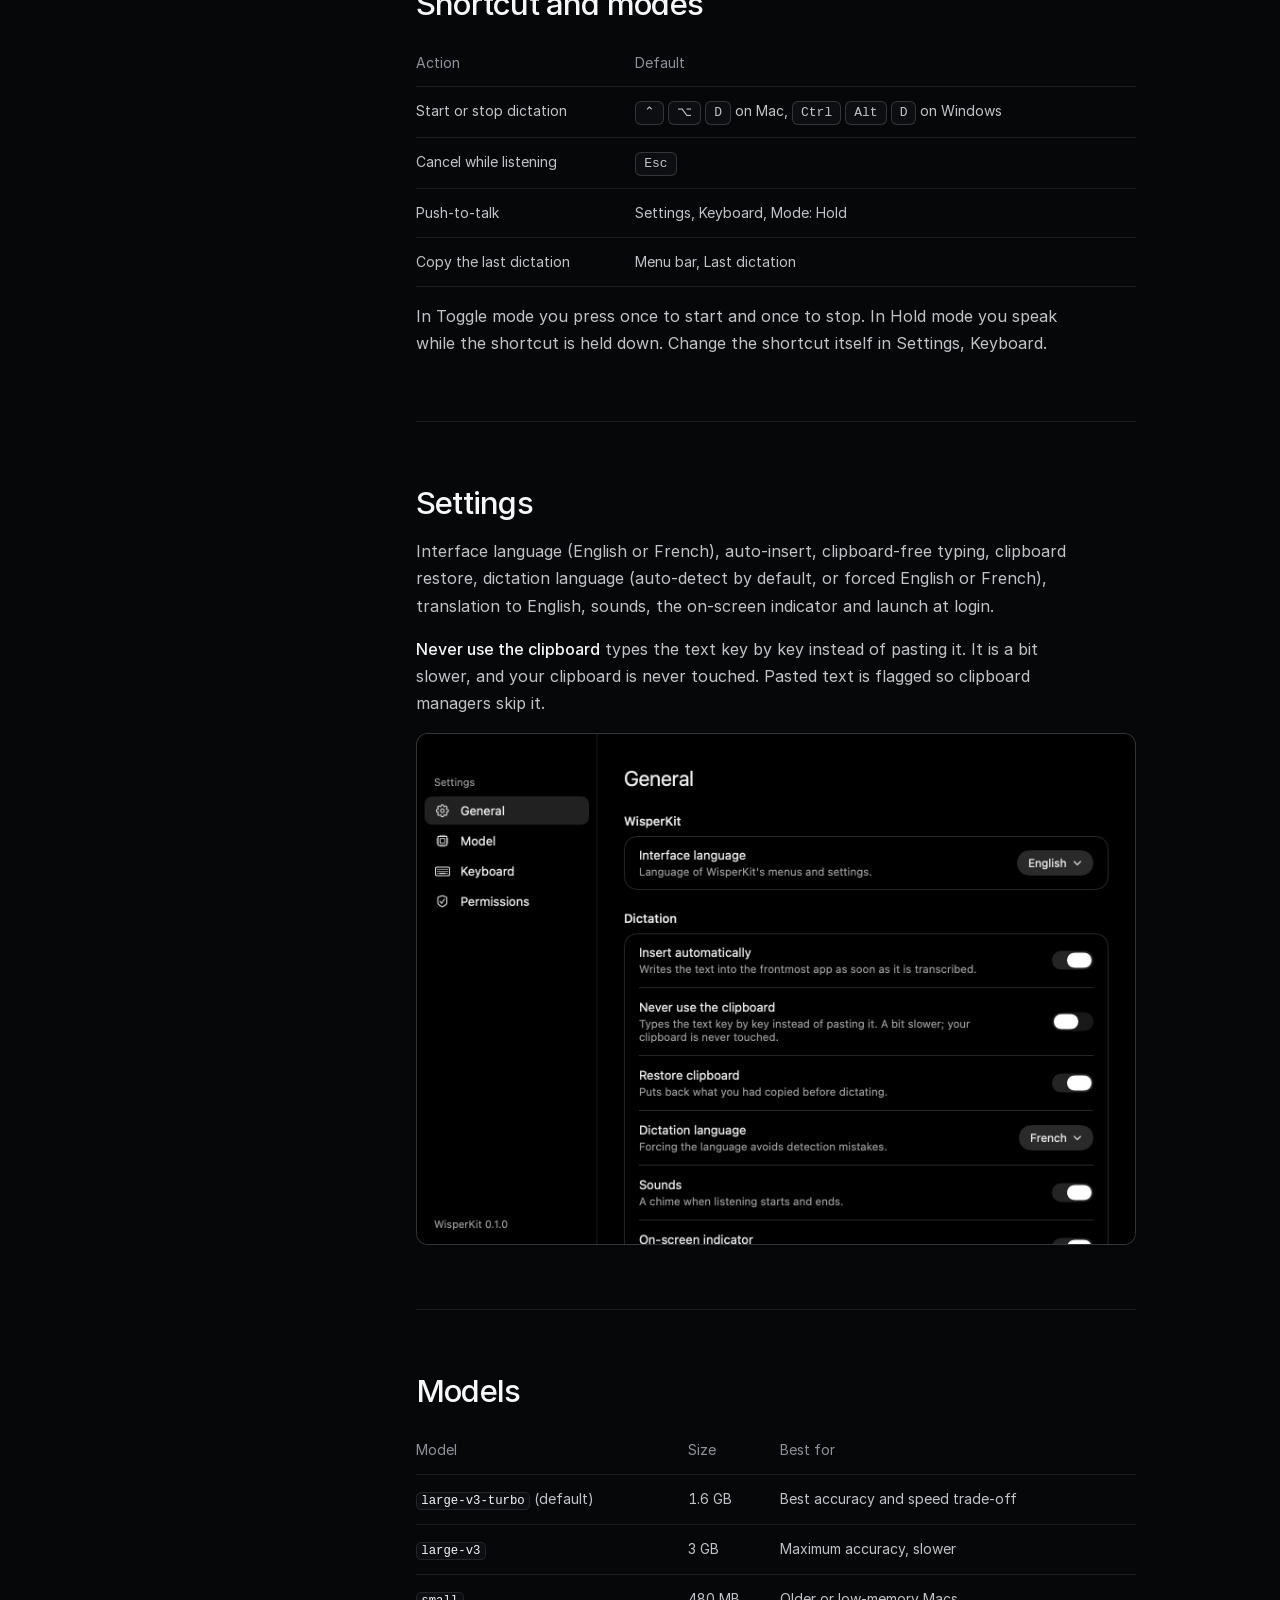
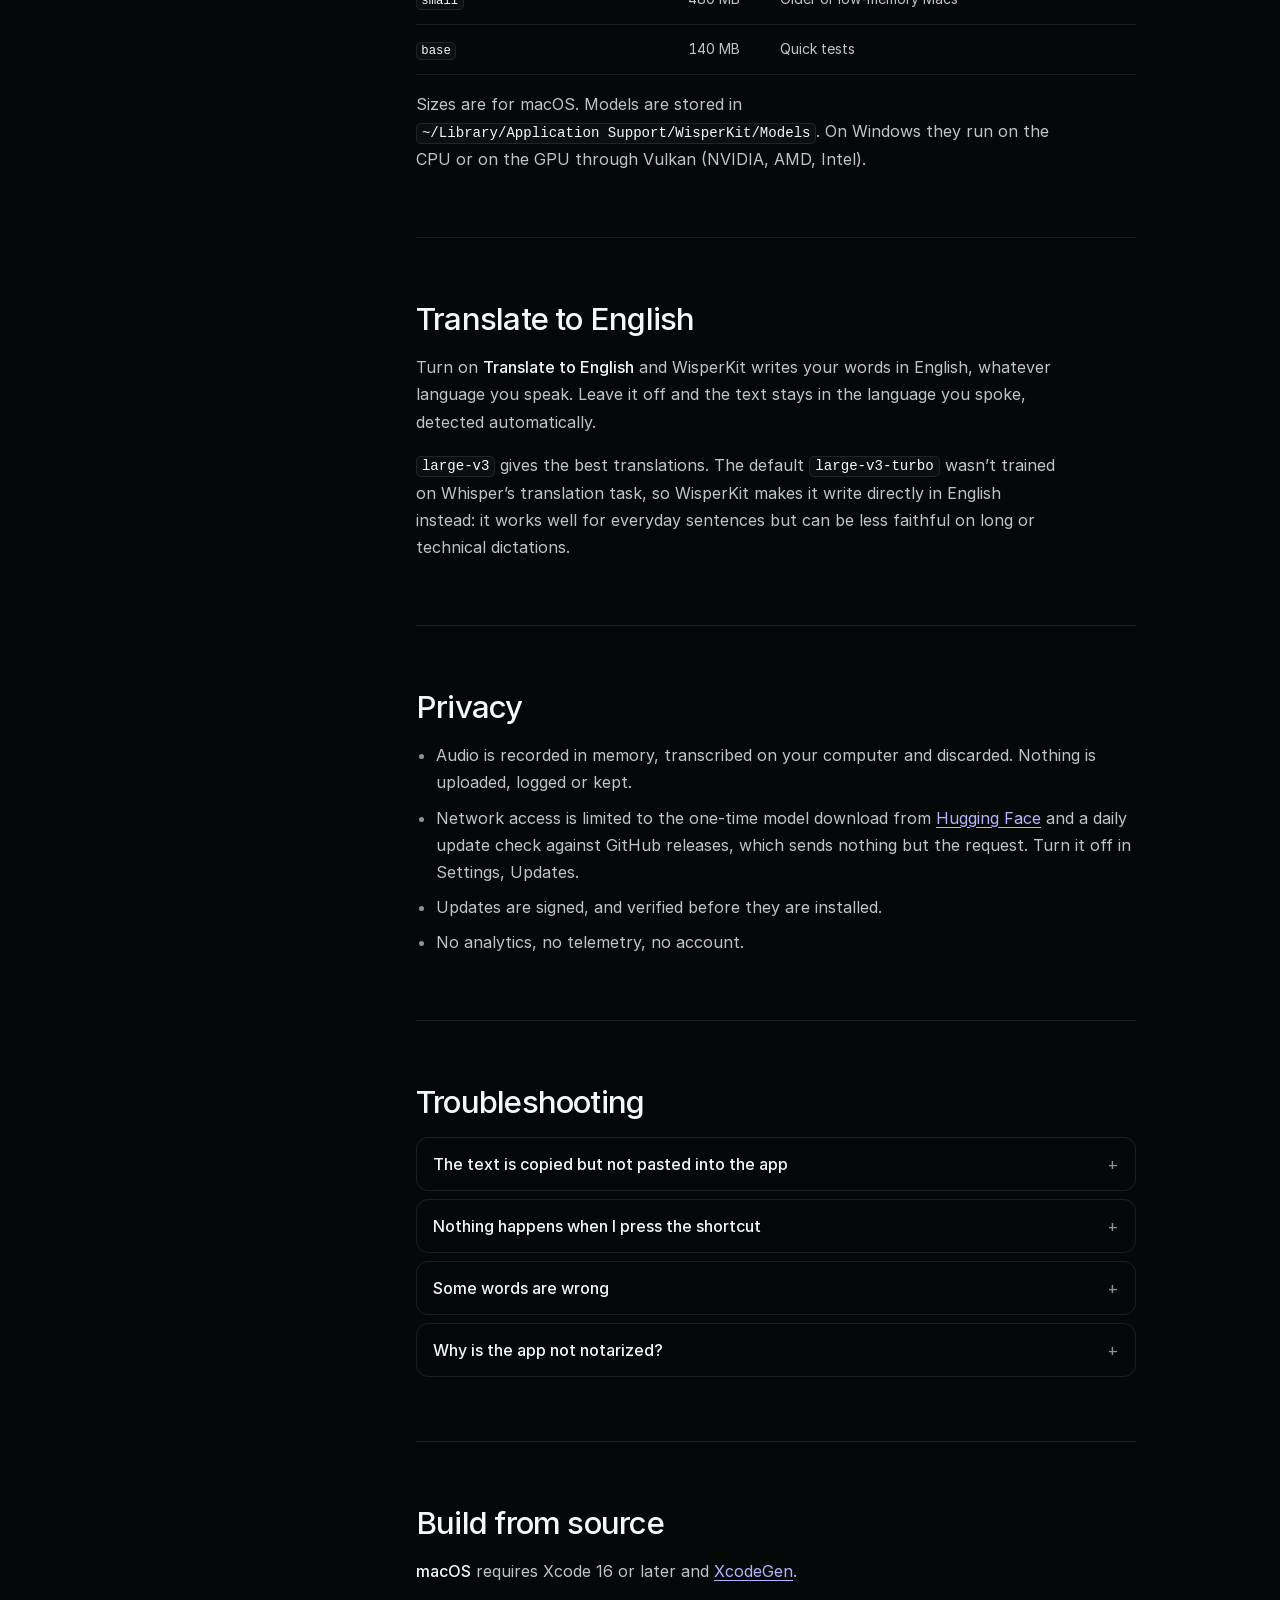
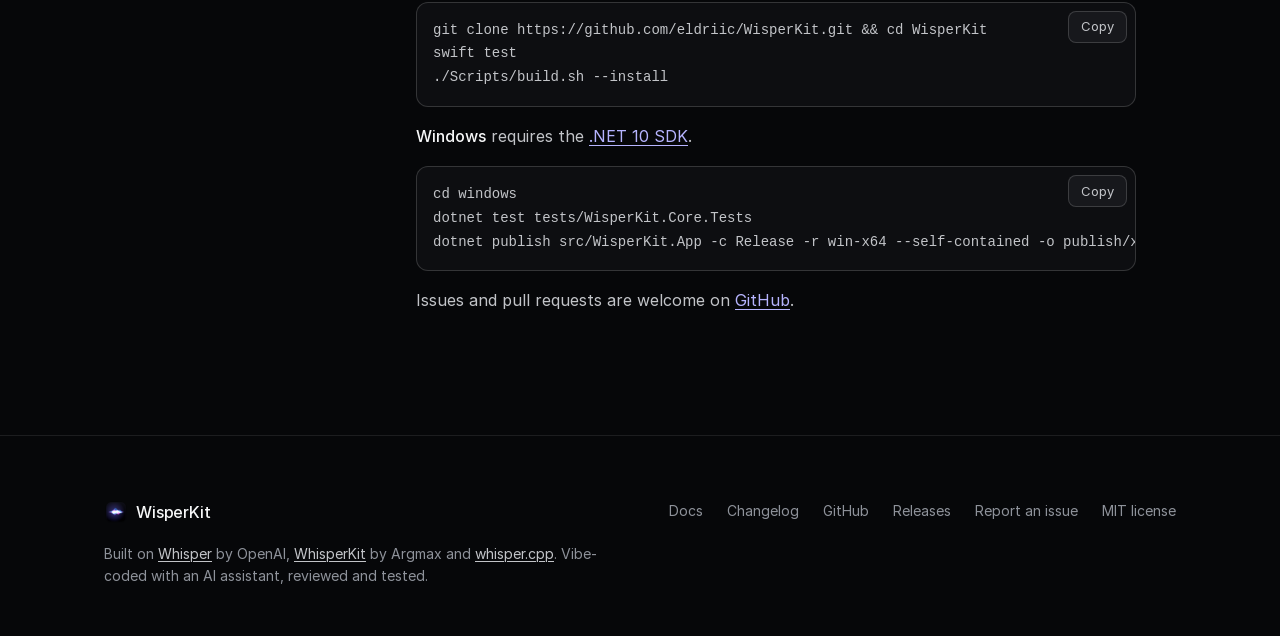
<file: site/docs.html>
<!doctype html>
<html lang="en">
<head>
  <meta charset="utf-8">
  <meta name="viewport" content="width=device-width, initial-scale=1">
  <title>Docs: WisperKit</title>
  <meta name="description" content="Install, set up and use WisperKit, private on-device dictation for macOS and Windows.">
  <meta name="theme-color" content="#08090a">
  <link rel="icon" type="image/png" href="assets/icon-256.png">
  <link rel="preload" href="assets/fonts/inter-500.woff2" as="font" type="font/woff2" crossorigin>
  <link rel="stylesheet" href="styles.css">
  <script>document.documentElement.classList.add('js')</script>
</head>
<body class="page-docs">
  <a class="skip" href="#main">Skip to content</a>
  <div class="backdrop backdrop--short" aria-hidden="true"><div class="backdrop__glow"></div><canvas class="backdrop__waves"></canvas></div>

  <header class="nav">
    <div class="container nav__inner">
      <a class="wordmark" href="index.html" aria-label="WisperKit home">
        <img src="assets/icon-256.png" width="24" height="24" alt="">
        <span>WisperKit</span>
      </a>
      <nav class="nav__links" aria-label="Site">
        <a href="index.html#features">Features</a>
        <a href="docs.html" aria-current="page">Docs</a>
        <a href="changelog.html">Changelog</a>
      </nav>
      <div class="nav__end">
        <a class="nav__gh" href="https://github.com/eldriic/WisperKit"><svg viewBox="0 0 16 16" width="18" height="18" aria-hidden="true"><path fill="currentColor" d="M8 0C3.58 0 0 3.58 0 8c0 3.54 2.29 6.53 5.47 7.59.4.07.55-.17.55-.38 0-.19-.01-.82-.01-1.49-2.01.37-2.53-.49-2.69-.94-.09-.23-.48-.94-.82-1.13-.28-.15-.68-.52-.01-.53.63-.01 1.08.58 1.23.82.72 1.21 1.87.87 2.33.66.07-.52.28-.87.51-1.07-1.78-.2-3.64-.89-3.64-3.95 0-.87.31-1.59.82-2.15-.08-.2-.36-1.02.08-2.12 0 0 .67-.21 2.2.82.64-.18 1.32-.27 2-.27.68 0 1.36.09 2 .27 1.53-1.04 2.2-.82 2.2-.82.44 1.1.16 1.92.08 2.12.51.56.82 1.27.82 2.15 0 3.07-1.87 3.75-3.65 3.95.29.25.54.73.54 1.48 0 1.07-.01 1.93-.01 2.2 0 .21.15.46.55.38A8.013 8.013 0 0016 8c0-4.42-3.58-8-8-8z"/></svg><span>GitHub</span></a>
        <a class="btn btn--primary btn--small" href="https://github.com/eldriic/WisperKit/releases/latest"><svg viewBox="0 0 16 16" width="16" height="16" aria-hidden="true"><path fill="none" stroke="currentColor" stroke-width="1.5" stroke-linecap="round" stroke-linejoin="round" d="M8 2v8m0 0L4.5 6.5M8 10l3.5-3.5M2.5 13.5h11"/></svg>Download</a>
      </div>
    </div>
  </header>

  <div class="container docs">
    <aside class="docs-side" aria-label="Documentation">
      <label class="docs-search">
        <span class="visually-hidden">Search the docs</span>
        <svg viewBox="0 0 16 16" width="15" height="15" aria-hidden="true"><path fill="none" stroke="currentColor" stroke-width="1.5" stroke-linecap="round" d="M7 12.5a5.5 5.5 0 1 0 0-11 5.5 5.5 0 0 0 0 11Zm7 2-3.1-3.1"/></svg>
        <input type="search" placeholder="Search docs" autocomplete="off">
      </label>
      <nav class="docs-nav">
        <p class="docs-nav__group">Start here</p>
        <ul>
          <li><a href="#overview">What is WisperKit?</a></li>
          <li><a href="#install-mac">Install on macOS</a></li>
          <li><a href="#first-launch">First launch</a></li>
          <li><a href="#install-windows">Install on Windows</a></li>
        </ul>
        <p class="docs-nav__group">Using WisperKit</p>
        <ul>
          <li><a href="#shortcuts">Shortcut and modes</a></li>
          <li><a href="#settings">Settings</a></li>
          <li><a href="#models">Models</a></li>
          <li><a href="#translate">Translate to English</a></li>
        </ul>
        <p class="docs-nav__group">Help</p>
        <ul>
          <li><a href="#privacy">Privacy</a></li>
          <li><a href="#troubleshooting">Troubleshooting</a></li>
          <li><a href="#build">Build from source</a></li>
        </ul>
      </nav>
    </aside>

    <main id="main" class="docs-main">
      <article class="prose">
        <section id="overview">
          <h1>What is WisperKit?</h1>
          <p class="lead">A menu bar app that turns your voice into text, typed wherever your cursor is.</p>
          <p>Press <kbd>⌃</kbd> <kbd>⌥</kbd> <kbd>D</kbd>, talk, press it again. <a href="https://github.com/openai/whisper">OpenAI Whisper</a> transcribes your voice locally (on the Neural Engine through <a href="https://github.com/argmaxinc/WhisperKit">WhisperKit by Argmax</a> on a Mac, through <a href="https://github.com/ggerganov/whisper.cpp">whisper.cpp</a> on Windows) and the text lands in the app you were using: a chat, an email, your editor, a terminal.</p>
          <p>No account, no subscription, and no audio ever leaves your computer.</p>
          <figure>
            <img class="shot" src="assets/hud-voix.png" width="640" height="280" alt="The WisperKit recording indicator: a pill with colored waves and a 0:04 timer" loading="lazy">
            <figcaption>The indicator while listening: the waves follow your voice.</figcaption>
          </figure>
        </section>

        <section id="install-mac">
          <h2>Install on macOS</h2>
          <p>Requires macOS 15 Sequoia or later on Apple Silicon (M1 or newer), and about 2 GB of free disk space for the default model.</p>
          <h3>Homebrew</h3>
          <div class="cmd"><pre><code>brew tap eldriic/tap
brew trust eldriic/tap
brew install --cask wisperkit</code></pre><button class="copy" type="button" data-copy="brew tap eldriic/tap && brew trust eldriic/tap && brew install --cask wisperkit">Copy</button></div>
          <p>Homebrew asks you to trust a third-party tap once. WisperKit then updates itself from its menu; <code>brew upgrade --cask wisperkit</code> works too.</p>
          <h3>Manual download</h3>
          <ol>
            <li>Download <a href="https://github.com/eldriic/WisperKit/releases/latest/download/WisperKit.dmg"><code>WisperKit.dmg</code></a> from the latest release.</li>
            <li>Open it and drag WisperKit into Applications.</li>
            <li>The app is not notarized, so macOS blocks the first launch: open System Settings, Privacy and Security, and click Open Anyway next to WisperKit.</li>
          </ol>
          <p>Or remove the quarantine flag from a terminal:</p>
          <div class="cmd"><pre><code>xattr -dr com.apple.quarantine /Applications/WisperKit.app</code></pre><button class="copy" type="button" data-copy="xattr -dr com.apple.quarantine /Applications/WisperKit.app">Copy</button></div>
        </section>

        <section id="first-launch">
          <h2>First launch</h2>
          <p>A welcome window walks you through setup:</p>
          <ol>
            <li><strong>Microphone:</strong> allow it when macOS asks.</li>
            <li><strong>Accessibility:</strong> needed to type into other apps. Without it, WisperKit still works but only copies the text to your clipboard.</li>
            <li><strong>Model:</strong> <code>large-v3-turbo</code> (about 1.6 GB) downloads once from Hugging Face; progress shows in the menu.</li>
            <li>Put your cursor anywhere, press <kbd>⌃</kbd> <kbd>⌥</kbd> <kbd>D</kbd>, speak, press it again.</li>
          </ol>
          <figure><img class="shot" src="assets/settings-permissions.png" width="1520" height="1080" alt="WisperKit welcome guide with microphone and accessibility both allowed" loading="lazy"></figure>
        </section>

        <section id="install-windows">
          <h2>Install on Windows</h2>
          <p>Requires Windows 10 (1809) or 11, x64 or ARM64, and about 1 GB of free disk space.</p>
          <ol>
            <li>Download <a href="https://github.com/eldriic/WisperKit/releases/latest/download/WisperKit-Setup-x64.exe"><code>WisperKit-Setup-x64.exe</code></a> (or <a href="https://github.com/eldriic/WisperKit/releases/latest/download/WisperKit-Setup-arm64.exe"><code>WisperKit-Setup-arm64.exe</code></a> on a Snapdragon PC) and run it. No administrator rights needed.</li>
            <li>The installer isn’t signed yet, so SmartScreen may warn you once: click More info, then Run anyway.</li>
            <li>The welcome window downloads <code>large-v3-turbo</code> (about 550 MB), then press <kbd>Ctrl</kbd> <kbd>Alt</kbd> <kbd>D</kbd> anywhere.</li>
          </ol>
          <p>WisperKit lives in the notification area. No Accessibility permission is needed on Windows, but text can’t be inserted into apps running as administrator. Diagnostic log: <code>%LOCALAPPDATA%\WisperKit\Logs\wisperkit.log</code>.</p>
        </section>

        <section id="shortcuts">
          <h2>Shortcut and modes</h2>
          <table>
            <thead><tr><th scope="col">Action</th><th scope="col">Default</th></tr></thead>
            <tbody>
              <tr><td>Start or stop dictation</td><td><kbd>⌃</kbd> <kbd>⌥</kbd> <kbd>D</kbd> on Mac, <kbd>Ctrl</kbd> <kbd>Alt</kbd> <kbd>D</kbd> on Windows</td></tr>
              <tr><td>Cancel while listening</td><td><kbd>Esc</kbd></td></tr>
              <tr><td>Push-to-talk</td><td>Settings, Keyboard, Mode: Hold</td></tr>
              <tr><td>Copy the last dictation</td><td>Menu bar, Last dictation</td></tr>
            </tbody>
          </table>
          <p>In Toggle mode you press once to start and once to stop. In Hold mode you speak while the shortcut is held down. Change the shortcut itself in Settings, Keyboard.</p>
        </section>

        <section id="settings">
          <h2>Settings</h2>
          <p>Interface language (English or French), auto-insert, clipboard-free typing, clipboard restore, dictation language (auto-detect by default, or forced English or French), translation to English, sounds, the on-screen indicator and launch at login.</p>
          <p><strong>Never use the clipboard</strong> types the text key by key instead of pasting it. It is a bit slower, and your clipboard is never touched. Pasted text is flagged so clipboard managers skip it.</p>
          <figure><img class="shot" src="assets/settings-general.png" width="1520" height="1080" alt="WisperKit general settings" loading="lazy"></figure>
        </section>

        <section id="models">
          <h2>Models</h2>
          <table>
            <thead><tr><th scope="col">Model</th><th scope="col">Size</th><th scope="col">Best for</th></tr></thead>
            <tbody>
              <tr><td><code>large-v3-turbo</code> (default)</td><td class="num">1.6 GB</td><td>Best accuracy and speed trade-off</td></tr>
              <tr><td><code>large-v3</code></td><td class="num">3 GB</td><td>Maximum accuracy, slower</td></tr>
              <tr><td><code>small</code></td><td class="num">480 MB</td><td>Older or low-memory Macs</td></tr>
              <tr><td><code>base</code></td><td class="num">140 MB</td><td>Quick tests</td></tr>
            </tbody>
          </table>
          <p>Sizes are for macOS. Models are stored in <code>~/Library/Application Support/WisperKit/Models</code>. On Windows they run on the CPU or on the GPU through Vulkan (NVIDIA, AMD, Intel).</p>
        </section>

        <section id="translate">
          <h2>Translate to English</h2>
          <p>Turn on <strong>Translate to English</strong> and WisperKit writes your words in English, whatever language you speak. Leave it off and the text stays in the language you spoke, detected automatically.</p>
          <p><code>large-v3</code> gives the best translations. The default <code>large-v3-turbo</code> wasn’t trained on Whisper’s translation task, so WisperKit makes it write directly in English instead: it works well for everyday sentences but can be less faithful on long or technical dictations.</p>
        </section>

        <section id="privacy">
          <h2>Privacy</h2>
          <ul>
            <li>Audio is recorded in memory, transcribed on your computer and discarded. Nothing is uploaded, logged or kept.</li>
            <li>Network access is limited to the one-time model download from <a href="https://huggingface.co/argmaxinc/whisperkit-coreml">Hugging Face</a> and a daily update check against GitHub releases, which sends nothing but the request. Turn it off in Settings, Updates.</li>
            <li>Updates are signed, and verified before they are installed.</li>
            <li>No analytics, no telemetry, no account.</li>
          </ul>
        </section>

        <section id="troubleshooting">
          <h2>Troubleshooting</h2>
          <details>
            <summary>The text is copied but not pasted into the app</summary>
            <p>WisperKit needs the Accessibility permission to type into other apps, and macOS sometimes keeps a stale entry after an update. Reset it, relaunch WisperKit and enable it again from Settings, Permissions:</p>
            <div class="cmd"><pre><code>tccutil reset Accessibility com.eldriic.wisperkit
tccutil reset PostEvent com.eldriic.wisperkit</code></pre><button class="copy" type="button" data-copy="tccutil reset Accessibility com.eldriic.wisperkit && tccutil reset PostEvent com.eldriic.wisperkit">Copy</button></div>
            <p>A diagnostic log is written to <code>~/Library/Logs/WisperKit/wisperkit.log</code>.</p>
          </details>
          <details>
            <summary>Nothing happens when I press the shortcut</summary>
            <p>Check the menu bar icon: the model may still be downloading or loading. Another app may also use the same shortcut; pick another one in Settings, Keyboard.</p>
          </details>
          <details>
            <summary>Some words are wrong</summary>
            <p>Force the language in Settings, General, Dictation language instead of auto-detect, and prefer <code>large-v3-turbo</code> or <code>large-v3</code>. A good microphone close to your mouth helps a lot.</p>
          </details>
          <details>
            <summary>Why is the app not notarized?</summary>
            <p>Notarization requires a paid Apple Developer account. Releases are signed with a stable self-signed certificate instead: Gatekeeper asks for confirmation once, and macOS keeps your permissions across updates. The Homebrew cask removes the quarantine flag for you.</p>
          </details>
        </section>

        <section id="build">
          <h2>Build from source</h2>
          <p><strong>macOS</strong> requires Xcode 16 or later and <a href="https://github.com/yonaskolb/XcodeGen">XcodeGen</a>.</p>
          <div class="cmd"><pre><code>git clone https://github.com/eldriic/WisperKit.git && cd WisperKit
swift test
./Scripts/build.sh --install</code></pre><button class="copy" type="button" data-copy="git clone https://github.com/eldriic/WisperKit.git && cd WisperKit && swift test && ./Scripts/build.sh --install">Copy</button></div>
          <p><strong>Windows</strong> requires the <a href="https://dotnet.microsoft.com/download">.NET 10 SDK</a>.</p>
          <div class="cmd"><pre><code>cd windows
dotnet test tests/WisperKit.Core.Tests
dotnet publish src/WisperKit.App -c Release -r win-x64 --self-contained -o publish/x64</code></pre><button class="copy" type="button" data-copy="cd windows && dotnet test tests/WisperKit.Core.Tests && dotnet publish src/WisperKit.App -c Release -r win-x64 --self-contained -o publish/x64">Copy</button></div>
          <p>Issues and pull requests are welcome on <a href="https://github.com/eldriic/WisperKit">GitHub</a>.</p>
        </section>
      </article>
    </main>
  </div>

  <footer class="footer">
    <div class="container footer__inner">
      <div class="footer__brand">
        <a class="wordmark" href="index.html"><img src="assets/icon-256.png" width="24" height="24" alt=""><span>WisperKit</span></a>
        <p>Built on <a href="https://github.com/openai/whisper">Whisper</a> by OpenAI, <a href="https://github.com/argmaxinc/WhisperKit">WhisperKit</a> by Argmax and <a href="https://github.com/ggerganov/whisper.cpp">whisper.cpp</a>. Vibe-coded with an AI assistant, reviewed and tested.</p>
      </div>
      <nav class="footer__links" aria-label="Project">
        <a href="docs.html">Docs</a>
        <a href="changelog.html">Changelog</a>
        <a href="https://github.com/eldriic/WisperKit">GitHub</a>
        <a href="https://github.com/eldriic/WisperKit/releases">Releases</a>
        <a href="https://github.com/eldriic/WisperKit/issues">Report an issue</a>
        <a href="https://github.com/eldriic/WisperKit/blob/main/LICENSE">MIT license</a>
      </nav>
    </div>
  </footer>

  <script src="main.js" defer></script>
</body>
</html>
</file>
<file: site/styles.css>
/* Hallmark · shape: centred product launch, the indicator on stage then tabbed screenshots · genre: atmospheric · theme: custom (after onorca.dev, by request) · job: try · idea: "the page is the pill: it listens, then the sentence lands under it" · vibe: "near-black, quiet, native, voice made visible"
 * paper: oklch(13% 0.004 250) · accent: oklch(62% 0.2 285) · display: Inter 500 · body: Inter 400 · hero: centred head, lead, two actions, the live recording pill typing a sentence · nav: sticky, transparent until scrolled, wordmark, three links, GitHub, download · footer: credits beside project links · imagery: the product (real settings captures, the indicator rebuilt from RecordingHUD.swift) · signature: the recording pill, waves ported from the app, typing under itself
 * axes: dark/grotesk-sans/chromatic-violet · posture: dark · contrast: pass · fold: pass · v2.0.0 */
/* Hallmark · pre-emit critique: P4 H5 E4 S4 R4 V4 · weakest: P, a reference-led look; the argument lives in the privacy section, set as the largest type below the hero */
/* Hallmark · waive 1 · Inter 500 with tight tracking on every head · the user asked for the onorca.dev look, whose voice is Inter */
/* Hallmark · waive 26b · no disabled state on any button or link · the page has no form and no control that can be unavailable */
/* Hallmark · dismissed 29 · the pill blurs over translucent black because RecordingHUD.swift does: hudWindow material plus black at 0.45 */
/* Hallmark · dismissed 42 · wordmark, three links, GitHub and download is the onorca.dev bar the user asked for, transparent until scroll */
/* Hallmark · dismissed 41 · accent-ink never sits on an accent fill; it is link and caret colour on the near-black paper */
@import url("./tokens.css");
@import url("./base.css");

@font-face { font-family: "Inter"; font-style: normal; font-weight: 400; font-display: swap; src: url("assets/fonts/inter-400.woff2") format("woff2"); }
@font-face { font-family: "Inter"; font-style: normal; font-weight: 500; font-display: swap; src: url("assets/fonts/inter-500.woff2") format("woff2"); }

body { font-feature-settings: "cv11", "ss01"; }
code, kbd, pre { font-family: var(--font-mono); }
.skip { position: absolute; left: var(--space-md); top: -100px; z-index: var(--z-modal); background: var(--color-ink); color: var(--color-on-ink); padding: var(--space-xs) var(--space-sm); border-radius: var(--radius-control); }
.skip:focus-visible { top: var(--space-md); }

/* ---------- Controls ---------- */
.btn { display: inline-flex; align-items: center; gap: var(--space-xs); min-height: 44px; padding: 0 var(--space-md); border-radius: var(--radius-control); font-size: var(--text-sm); font-weight: 500; text-decoration: none; border: 1px solid transparent; cursor: pointer; transition: background-color var(--dur-micro) var(--ease-out), border-color var(--dur-micro) var(--ease-out), transform var(--dur-micro) var(--ease-out); }
.btn--primary { background: var(--color-ink); color: var(--color-on-ink); }
.btn--primary:hover { background: var(--color-ink-hover); }
.btn--secondary { background: transparent; color: var(--color-ink); border-color: var(--color-rule-strong); }
.btn--secondary:hover { background: var(--color-ghost-hover); }
.btn:active { transform: scale(0.98); }
.btn:focus-visible { outline: 2px solid var(--color-focus); outline-offset: 2px; transition: none; }
.btn--small { min-height: 36px; padding: 0 var(--space-sm); font-size: var(--text-sm); }
.btn--large { min-height: 52px; padding: 0 var(--space-lg); font-size: var(--text-md); gap: var(--space-sm); }
.btn svg { flex: none; }

/* ---------- Nav ---------- */
.nav { position: sticky; top: 0; z-index: var(--z-sticky-nav); border-bottom: 1px solid transparent; transition: background-color var(--dur-short) var(--ease-out), border-color var(--dur-short) var(--ease-out); }
.nav.is-scrolled { background: var(--color-nav-scrolled); border-bottom-color: var(--color-rule); backdrop-filter: blur(14px); -webkit-backdrop-filter: blur(14px); }
.nav__inner { display: flex; align-items: center; justify-content: space-between; gap: var(--space-lg); height: 64px; }
.wordmark { display: inline-flex; align-items: center; gap: var(--space-xs); font-weight: 500; text-decoration: none; letter-spacing: -0.01em; }
.wordmark img { border-radius: 6px; }
.nav__links { display: flex; gap: var(--space-lg); margin-right: auto; margin-left: var(--space-lg); }
.nav__links a, .footer__links a, .nav__gh { color: var(--color-muted); font-size: var(--text-sm); text-decoration: none; transition: color var(--dur-micro) var(--ease-out); }
.nav__links a:hover, .footer__links a:hover, .nav__gh:hover { color: var(--color-ink); }
.nav__links a[aria-current="page"] { color: var(--color-ink); }
.nav__gh { display: inline-flex; align-items: center; gap: var(--space-xs); text-decoration: none; padding: 0 var(--space-xs); min-height: 36px; }
.nav__end { display: flex; align-items: center; gap: var(--space-sm); }
.icon-link { display: inline-grid; place-items: center; width: 34px; height: 34px; border-radius: var(--radius-control); color: var(--color-muted); transition: color var(--dur-micro) var(--ease-out), background-color var(--dur-micro) var(--ease-out); }
.icon-link:hover { color: var(--color-ink); background: var(--color-paper-2); }
a:focus-visible, button:focus-visible { outline: 2px solid var(--color-focus); outline-offset: 2px; transition: none; }

/* ---------- Hero ---------- */
.hero { position: relative; padding-block: var(--space-3xl) var(--space-2xl); }

/* Backdrop: the HUD waves (RecordingHUD.swift) at page scale, upright and blurred */
.backdrop { position: absolute; inset: 0 0 auto; height: min(1100px, 130vh); z-index: -1; pointer-events: none; overflow: hidden; -webkit-mask-image: linear-gradient(to bottom, black 50%, transparent); mask-image: linear-gradient(to bottom, black 50%, transparent); }
.backdrop__glow, .backdrop__waves { position: absolute; inset: 0; width: 100%; height: 100%; }
.backdrop__glow { background: radial-gradient(60% 45% at 50% 36%, var(--color-halo), transparent 70%); }
.backdrop__waves { filter: blur(var(--wave-blur)); opacity: 0.6; }
.backdrop--short { height: 560px; }
@media (max-width: 600px) { :root { --wave-blur: 18px; } }
body { position: relative; isolation: isolate; }
.hero__inner { display: flex; flex-direction: column; align-items: center; text-align: center; }
.hero__title { font-size: var(--text-display); font-weight: 500; letter-spacing: var(--tracking-display); line-height: 1.04; max-width: 17ch; }
.hero__lead { margin-top: var(--space-lg); font-size: var(--text-lead); color: var(--color-muted); max-width: 40ch; }
.hero__actions { display: flex; flex-wrap: wrap; justify-content: center; gap: var(--space-sm); margin-top: var(--space-xl); }
.also { position: relative; margin-top: var(--space-md); }
.also__toggle { display: inline-flex; align-items: center; gap: var(--space-2xs); min-height: 32px; padding: 0 var(--space-xs); border: 0; border-radius: var(--radius-control); background: transparent; color: var(--color-muted); font: inherit; font-size: var(--text-sm); cursor: pointer; transition: color var(--dur-micro) var(--ease-out); }
.also__toggle:hover, .also__toggle[aria-expanded="true"] { color: var(--color-ink); }
.also__toggle:focus-visible { outline: 2px solid var(--color-focus); outline-offset: 2px; }
.also__toggle svg { transition: transform var(--dur-short) var(--ease-out); }
.also__toggle[aria-expanded="true"] svg { transform: rotate(180deg); }
.also__menu { position: absolute; top: calc(100% + var(--space-xs)); left: 50%; z-index: var(--z-dropdown); width: max-content; max-width: calc(100vw - 32px); min-width: 300px; padding: var(--space-xs); transform: translateX(-50%); display: grid; gap: var(--space-3xs); text-align: left; border-radius: var(--radius-card); border: 1px solid var(--color-rule-strong); background: var(--color-paper-2); box-shadow: 0 16px 40px oklch(0% 0 0 / 0.45); animation: also-in var(--dur-short) var(--ease-out); }
.also__menu[hidden] { display: none; }
@keyframes also-in { from { opacity: 0; transform: translate(-50%, -4px); } }
.also__item { display: flex; align-items: center; gap: var(--space-md); padding: var(--space-sm) var(--space-md); border-radius: var(--radius-control); color: var(--color-ink); text-decoration: none; transition: background-color var(--dur-micro) var(--ease-out); }
.also__item[hidden] { display: none; }
.also__item:hover, .also__item:focus-visible { background: var(--color-ghost-hover); outline: none; }
.also__item svg { flex: none; color: var(--color-muted); }
.also__item span { display: grid; gap: 1px; }
.also__item strong { font-weight: 500; font-size: var(--text-md); }
.also__item small { font-size: var(--text-sm); color: var(--color-muted); }
.also__item code { font-size: 0.95em; color: var(--color-ink-2); }

/* The recording pill, after App/WisperKit/RecordingHUD.swift */
.demo { margin: var(--space-2xl) 0 0; display: flex; flex-direction: column; align-items: center; gap: var(--space-lg); width: 100%; }
.pill { display: flex; align-items: center; width: 320px; max-width: 100%; height: 64px; padding-left: var(--space-md); border-radius: var(--radius-pill); background: radial-gradient(closest-side at 42% 50%, var(--color-halo), transparent), var(--color-glass); border: 1px solid var(--color-rule-strong); backdrop-filter: blur(20px); -webkit-backdrop-filter: blur(20px); }
.pill__waves { flex: 1 1 auto; min-width: 0; width: 248px; height: 48px; }
.pill__status { flex: none; display: inline-flex; align-items: center; gap: var(--space-xs); width: 68px; padding-right: var(--space-sm); font-size: var(--text-sm); font-weight: 500; color: var(--color-ink-2); }
.pill__lamp { width: 7px; height: 7px; border-radius: 50%; background: var(--color-rec); }
.pill[data-state="listening"] .pill__lamp { animation: lamp 0.7s ease-in-out infinite alternate; }
.pill[data-state="transcribing"] .pill__lamp { background: var(--color-transcribing); }
@keyframes lamp { from { opacity: 0.6; } to { opacity: 1; } }
.demo__line { min-height: 1.6em; font-size: var(--text-title); color: var(--color-ink); letter-spacing: -0.01em; max-width: 30ch; }
.demo__caret { display: inline-block; width: 2px; height: 1.05em; margin-left: var(--space-3xs); vertical-align: -0.15em; background: var(--color-accent-ink); animation: caret 1s steps(1) infinite; }
@keyframes caret { 50% { opacity: 0; } }
.demo__keys { font-size: var(--text-xs); color: var(--color-muted); }
kbd { display: inline-grid; place-items: center; min-width: 24px; height: 24px; padding: 0 var(--space-xs); border-radius: 6px; border: 1px solid var(--color-rule-strong); background: var(--color-paper-2); color: var(--color-ink-2); font-size: var(--text-xs); }

/* ---------- Sections ---------- */
.section-title { font-size: var(--text-section); font-weight: 500; letter-spacing: var(--tracking-display); line-height: 1.08; }
.features, .translate, .privacy, .models, .install { padding-block: var(--section-gap-s); }
.features .section-title { text-align: center; }

.tabs { display: none; }
.js .tabs { display: flex; flex-wrap: wrap; justify-content: center; gap: var(--space-xs); margin-top: var(--space-xl); }
.tab { min-height: 40px; padding: 0 var(--space-md); border-radius: var(--radius-control); border: 1px solid var(--color-rule); background: transparent; color: var(--color-muted); font-size: var(--text-sm); cursor: pointer; transition: color var(--dur-micro) var(--ease-out), background-color var(--dur-micro) var(--ease-out), border-color var(--dur-micro) var(--ease-out); }
.tab:hover { color: var(--color-ink); border-color: var(--color-rule-strong); }
.tab[aria-selected="true"] { color: var(--color-ink); background: var(--color-paper-2); border-color: var(--color-rule-strong); }

.panel { display: grid; grid-template-columns: minmax(0, 4fr) minmax(0, 8fr); gap: var(--space-xl); align-items: center; margin-top: var(--space-2xl); }
.js .panel { margin-top: var(--space-xl); }
.js .panel:not(.is-active) { display: none; }
.panel__copy h3 { font-size: var(--text-title); font-weight: 500; letter-spacing: -0.015em; }
.panel__copy p { margin-top: var(--space-sm); color: var(--color-muted); }
.shot { width: 100%; border-radius: var(--radius-card); border: 1px solid var(--color-rule-strong); background: var(--color-paper-2); }

.translate__inner { display: grid; grid-template-columns: minmax(0, 1fr) minmax(0, 1fr); gap: var(--space-2xl); align-items: center; }
.translate__copy p { margin-top: var(--space-md); color: var(--color-muted); max-width: 48ch; }
.translate__pair { display: grid; gap: var(--space-md); }
.said { display: grid; gap: var(--space-2xs); padding: var(--space-lg); border-radius: var(--radius-card); border: 1px solid var(--color-rule); font-size: var(--text-title); letter-spacing: -0.01em; color: var(--color-ink-2); }
.said--out { color: var(--color-ink); border-color: color-mix(in oklab, var(--color-accent) 45%, transparent); background: color-mix(in oklab, var(--color-accent) 8%, transparent); }
.said__label { font-size: var(--text-xs); color: var(--color-muted); letter-spacing: 0; }

.privacy { border-block: 1px solid var(--color-rule); }
.privacy__inner { display: grid; grid-template-columns: minmax(0, 7fr) minmax(0, 5fr); gap: var(--space-2xl); align-items: end; }
.privacy__title { font-size: var(--text-display-s); font-weight: 500; letter-spacing: var(--tracking-display); line-height: 1.05; }
.privacy__list { margin: 0; padding: 0; list-style: none; display: grid; gap: var(--space-md); font-size: var(--text-lg); color: var(--color-ink-2); }
.privacy__list li + li { padding-top: var(--space-md); border-top: 1px solid var(--color-rule); }
.privacy__list a { color: var(--color-accent-ink); }

.model-table { width: 100%; margin-top: var(--space-xl); border-collapse: collapse; font-size: var(--text-md); }
.model-table th, .model-table td { text-align: left; padding: var(--space-md) var(--space-sm) var(--space-md) 0; border-bottom: 1px solid var(--color-rule); font-weight: 400; }
.model-table thead th { font-size: var(--text-xs); color: var(--color-muted); }
.model-table tbody th code { font-size: var(--text-lg); color: var(--color-ink); }
.model-table td { color: var(--color-ink-2); }
.model-table .num { white-space: nowrap; }
.tag { margin-left: var(--space-xs); font-size: var(--text-xs); color: var(--color-accent-ink); }
.note { margin-top: var(--space-md); font-size: var(--text-sm); color: var(--color-muted); }

.install__inner { display: grid; grid-template-columns: minmax(0, 5fr) minmax(0, 7fr); gap: var(--space-2xl); }
.install__copy p { margin-top: var(--space-md); color: var(--color-muted); }
.install__ways { display: grid; gap: var(--space-xl); }
.way h3 { font-size: var(--text-lg); font-weight: 500; letter-spacing: -0.01em; }
.way p { margin-top: var(--space-xs); color: var(--color-muted); }
.way .btn { margin-top: var(--space-md); }
.way__btns { display: flex; flex-wrap: wrap; gap: var(--space-xs); margin-top: var(--space-md); }
.way__btns .btn { margin-top: 0; }
.way__btns .btn[data-detected] { background: var(--color-ink); color: var(--color-on-ink); border-color: transparent; }
.way__btns .btn[data-detected]:hover { background: var(--color-ink-hover); }
.way p.way__hint { margin-top: var(--space-sm); font-size: var(--text-xs); }
.way + .way { padding-top: var(--space-xl); border-top: 1px solid var(--color-rule); }
.cmd { position: relative; margin-top: var(--space-sm); border-radius: var(--radius-card); border: 1px solid var(--color-rule-strong); background: var(--color-paper-2); }
.cmd pre { margin: 0; padding: var(--space-md) 88px var(--space-md) var(--space-md); overflow-x: auto; font-size: var(--text-sm); line-height: 1.7; color: var(--color-ink-2); }
.copy { position: absolute; top: var(--space-xs); right: var(--space-xs); min-height: 32px; padding: 0 var(--space-sm); border-radius: var(--radius-control); border: 1px solid var(--color-rule-strong); background: var(--color-paper-3); color: var(--color-ink-2); font-size: var(--text-xs); cursor: pointer; transition: background-color var(--dur-micro) var(--ease-out), color var(--dur-micro) var(--ease-out); }
.copy:hover { color: var(--color-ink); background: var(--color-paper); }
.copy:active { transform: scale(0.97); }
.copy[data-done] { color: var(--color-accent-ink); }

/* ---------- Docs ---------- */
.docs { display: grid; grid-template-columns: 248px minmax(0, 1fr); gap: var(--space-2xl); padding-block: var(--space-xl) var(--section-gap-s); }
.docs-side { position: sticky; top: 88px; align-self: start; max-height: calc(100vh - 104px); overflow-y: auto; padding-right: var(--space-xs); }
.docs-search { display: flex; align-items: center; gap: var(--space-xs); height: 40px; padding: 0 var(--space-sm); border-radius: var(--radius-control); border: 1px solid var(--color-rule-strong); color: var(--color-muted); transition: border-color var(--dur-micro) var(--ease-out); }
.docs-search:hover { border-color: var(--color-muted); }
.docs-search:focus-within { border-color: var(--color-focus); }
.docs-search input { flex: 1; min-width: 0; background: transparent; border: 0; outline: 0; color: var(--color-ink); font-size: var(--text-sm); }
.docs-search input::placeholder { color: var(--color-muted); }
.docs-nav__group { margin: var(--space-lg) 0 var(--space-2xs); padding-left: var(--space-sm); font-size: var(--text-sm); color: var(--color-ink); font-weight: 500; }
.docs-nav ul { margin: 0; padding: 0; list-style: none; }
.docs-nav li a { display: block; padding: var(--space-2xs) var(--space-sm); border-radius: var(--radius-control); font-size: var(--text-sm); color: var(--color-muted); text-decoration: none; transition: color var(--dur-micro) var(--ease-out), background-color var(--dur-micro) var(--ease-out); }
.docs-nav li a:hover { color: var(--color-ink); background: var(--color-ghost-hover); }
.docs-nav li a[aria-current] { color: var(--color-ink); background: var(--color-paper-2); }

.prose { max-width: 72ch; color: var(--color-ink-2); line-height: 1.7; }
.prose section { scroll-margin-top: 96px; }
.prose section + section { margin-top: var(--space-2xl); padding-top: var(--space-2xl); border-top: 1px solid var(--color-rule); }
.prose h1 { font-size: var(--text-display-s); font-weight: 500; letter-spacing: var(--tracking-display); line-height: 1.08; color: var(--color-ink); }
.prose h2 { font-size: var(--text-2xl); font-weight: 500; letter-spacing: -0.025em; line-height: 1.15; color: var(--color-ink); }
.prose h3 { margin-top: var(--space-lg); font-size: var(--text-lg); font-weight: 500; letter-spacing: -0.01em; color: var(--color-ink); }
.prose .lead { margin-top: var(--space-sm); font-size: var(--text-lead); color: var(--color-muted); }
.prose p, .prose ul, .prose ol, .prose table, .prose figure, .prose .cmd, .prose details { margin-top: var(--space-md); }
.prose ul, .prose ol { padding-left: 1.25em; }
.prose li + li { margin-top: var(--space-xs); }
.prose li::marker { color: var(--color-muted); }
.prose a { color: var(--color-accent-ink); }
.prose strong { color: var(--color-ink); font-weight: 500; }
.prose :not(pre) > code { padding: 0.1em 0.35em; border-radius: 5px; background: var(--color-paper-2); border: 1px solid var(--color-rule); font-size: 0.88em; color: var(--color-ink); overflow-wrap: anywhere; }
.prose figure { margin-inline: 0; }
.prose figcaption { margin-top: var(--space-xs); font-size: var(--text-sm); color: var(--color-muted); }
.prose table { width: 100%; border-collapse: collapse; font-size: var(--text-sm); }
.prose th, .prose td { text-align: left; vertical-align: top; padding: var(--space-sm) var(--space-sm) var(--space-sm) 0; border-bottom: 1px solid var(--color-rule); }
.prose thead th { font-weight: 400; color: var(--color-muted); }
.prose details { border: 1px solid var(--color-rule); border-radius: var(--radius-card); padding: 0 var(--space-md); }
.prose details + details { margin-top: var(--space-xs); }
.prose summary { min-height: 52px; display: flex; align-items: center; cursor: pointer; color: var(--color-ink); font-weight: 500; list-style: none; transition: color var(--dur-micro) var(--ease-out); }
.prose summary::-webkit-details-marker { display: none; }
.prose summary::after { content: "+"; margin-left: auto; color: var(--color-muted); font-weight: 400; }
.prose details[open] summary::after { content: "\2212"; }
.prose details[open] { padding-bottom: var(--space-md); }
.prose summary:hover { color: var(--color-accent-ink); }
.prose summary:focus-visible { outline: 2px solid var(--color-focus); outline-offset: 2px; border-radius: var(--radius-control); }
.prose details p:first-of-type { margin-top: 0; }

/* ---------- Changelog ---------- */
.changelog { max-width: 880px; padding-block: var(--space-3xl) var(--section-gap-s); }
.changelog__head h1 { font-size: var(--text-display-s); font-weight: 500; letter-spacing: var(--tracking-display); line-height: 1.05; }
.changelog__head p { margin-top: var(--space-sm); font-size: var(--text-lead); color: var(--color-muted); }
.releases { margin-top: var(--space-2xl); }
.release { display: grid; grid-template-columns: 180px minmax(0, 1fr); gap: var(--space-xl); padding-block: var(--space-xl); border-top: 1px solid var(--color-rule); scroll-margin-top: 96px; }
.release__meta { display: flex; flex-direction: column; align-items: flex-start; gap: var(--space-xs); font-size: var(--text-sm); color: var(--color-muted); }
.release__tag { padding: var(--space-3xs) var(--space-xs); border-radius: 6px; border: 1px solid var(--color-rule-strong); background: var(--color-paper-2); font-variant-numeric: tabular-nums; font-size: var(--text-xs); color: var(--color-ink-2); text-decoration: none; transition: border-color var(--dur-micro) var(--ease-out), color var(--dur-micro) var(--ease-out); }
.release__tag:hover { color: var(--color-ink); border-color: var(--color-muted); }
.release__body h2 { font-size: var(--text-2xl); font-weight: 500; letter-spacing: -0.025em; line-height: 1.2; }
.release__body h3 { margin-top: var(--space-lg); font-size: var(--text-sm); font-weight: 500; color: var(--color-muted); }
.release__body ul { margin: var(--space-xs) 0 0; padding-left: 1.2em; color: var(--color-ink-2); line-height: 1.7; }
.release__body li + li { margin-top: var(--space-xs); }
.release__body li::marker { color: var(--color-muted); }
.release__body strong { color: var(--color-ink); font-weight: 500; }
.release__body code { font-size: 0.88em; color: var(--color-ink); }
.release__body a { color: var(--color-accent-ink); }

/* ---------- Footer ---------- */
.footer { padding-block: var(--space-2xl); border-top: 1px solid var(--color-rule); }
.footer__inner { display: flex; justify-content: space-between; gap: var(--space-xl); flex-wrap: wrap; }
.footer__brand { max-width: 52ch; }
.footer__brand p { margin-top: var(--space-sm); font-size: var(--text-sm); color: var(--color-muted); }
.footer__brand p a { color: var(--color-ink-2); }
.footer__links { display: flex; flex-wrap: wrap; gap: var(--space-sm) var(--space-lg); align-content: start; }

/* ---------- Responsive ---------- */
@media (max-width: 60rem) {
  .nav__links { margin-left: var(--space-md); gap: var(--space-md); }
  .nav__links a:first-child { display: none; }
  .docs { grid-template-columns: minmax(0, 1fr); gap: var(--space-xl); }
  .docs-side { position: static; max-height: none; overflow: visible; padding: 0 0 var(--space-lg); border-bottom: 1px solid var(--color-rule); }
  .docs-nav { display: grid; grid-template-columns: repeat(auto-fit, minmax(160px, 1fr)); gap: 0 var(--space-md); }
  .docs-nav__group { grid-column: 1 / -1; }
  .release { grid-template-columns: minmax(0, 1fr); gap: var(--space-md); }
  .release__meta { flex-direction: row; align-items: center; gap: var(--space-sm); }
  .panel, .translate__inner, .privacy__inner, .install__inner { grid-template-columns: minmax(0, 1fr); gap: var(--space-lg); }
  .hero { padding-block: var(--space-2xl) var(--space-xl); }
}
@media (max-width: 40rem) {
  .nav__gh span, .nav__end .btn { display: none; }
  .changelog { padding-top: var(--space-2xl); }
  .hero__actions .btn { flex: 1 1 100%; justify-content: center; }
  .model-table thead th:last-child, .model-table td:last-child { display: none; }
  .said { padding: var(--space-md); }
}
@media (prefers-reduced-motion: reduce) {
  .demo__caret, .pill__lamp { animation: none !important; }
}
.pill[data-state="idle"] .pill__lamp { background: var(--color-muted); opacity: 0.5; }
@media (min-width: 40rem) { .prose :not(pre) > code { white-space: nowrap; } }
</file>
